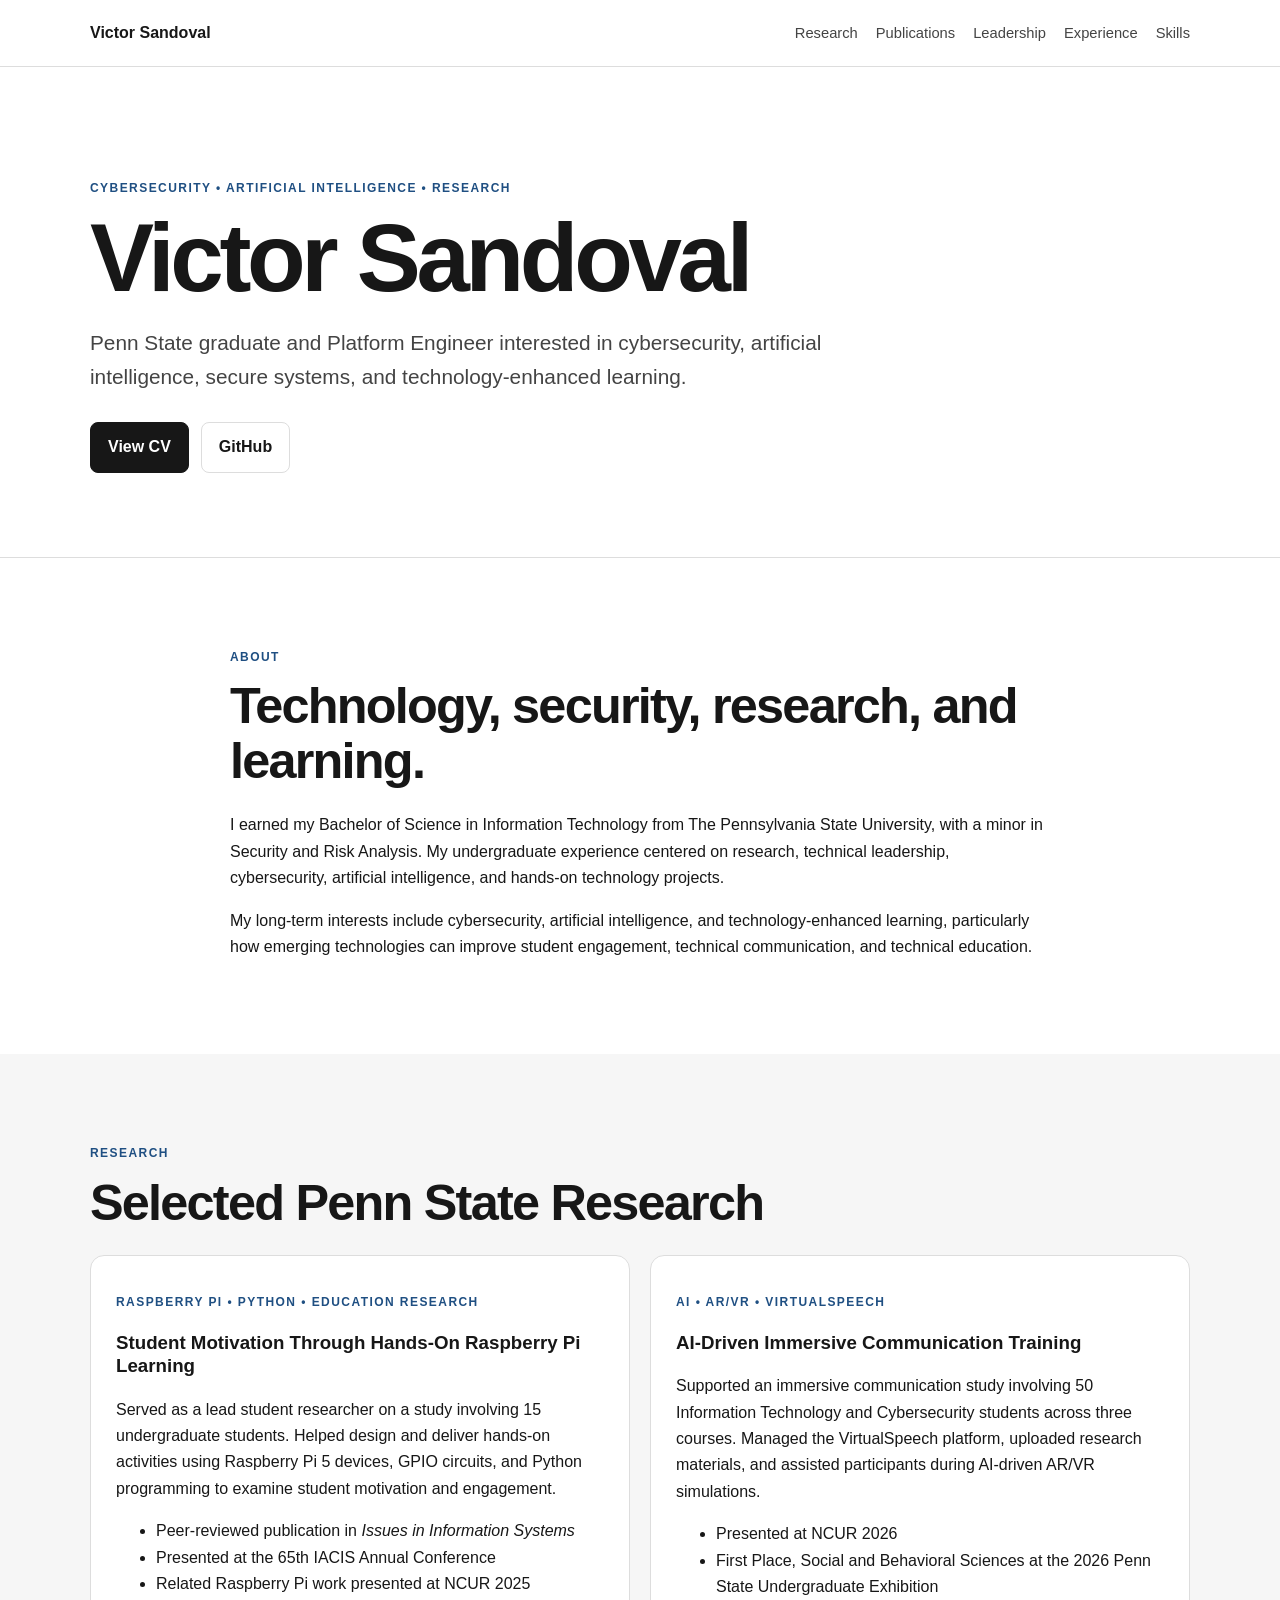
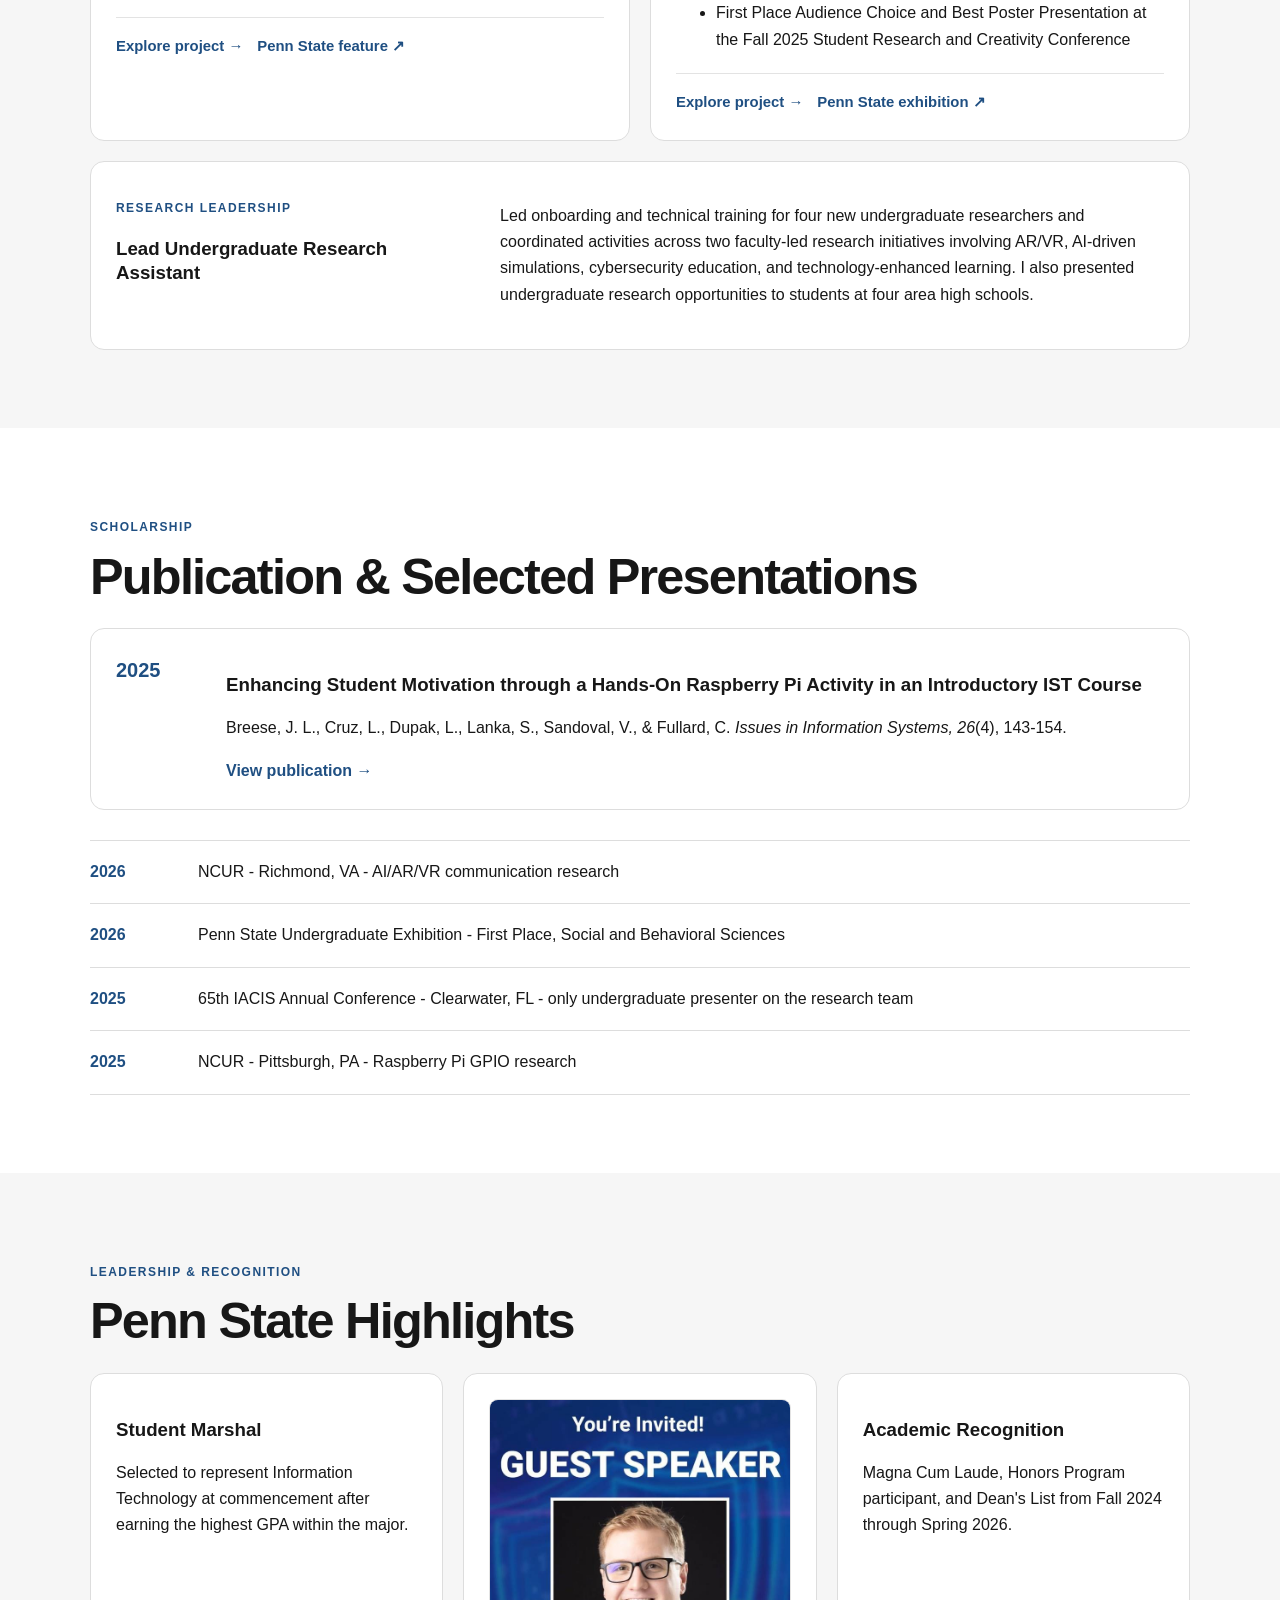
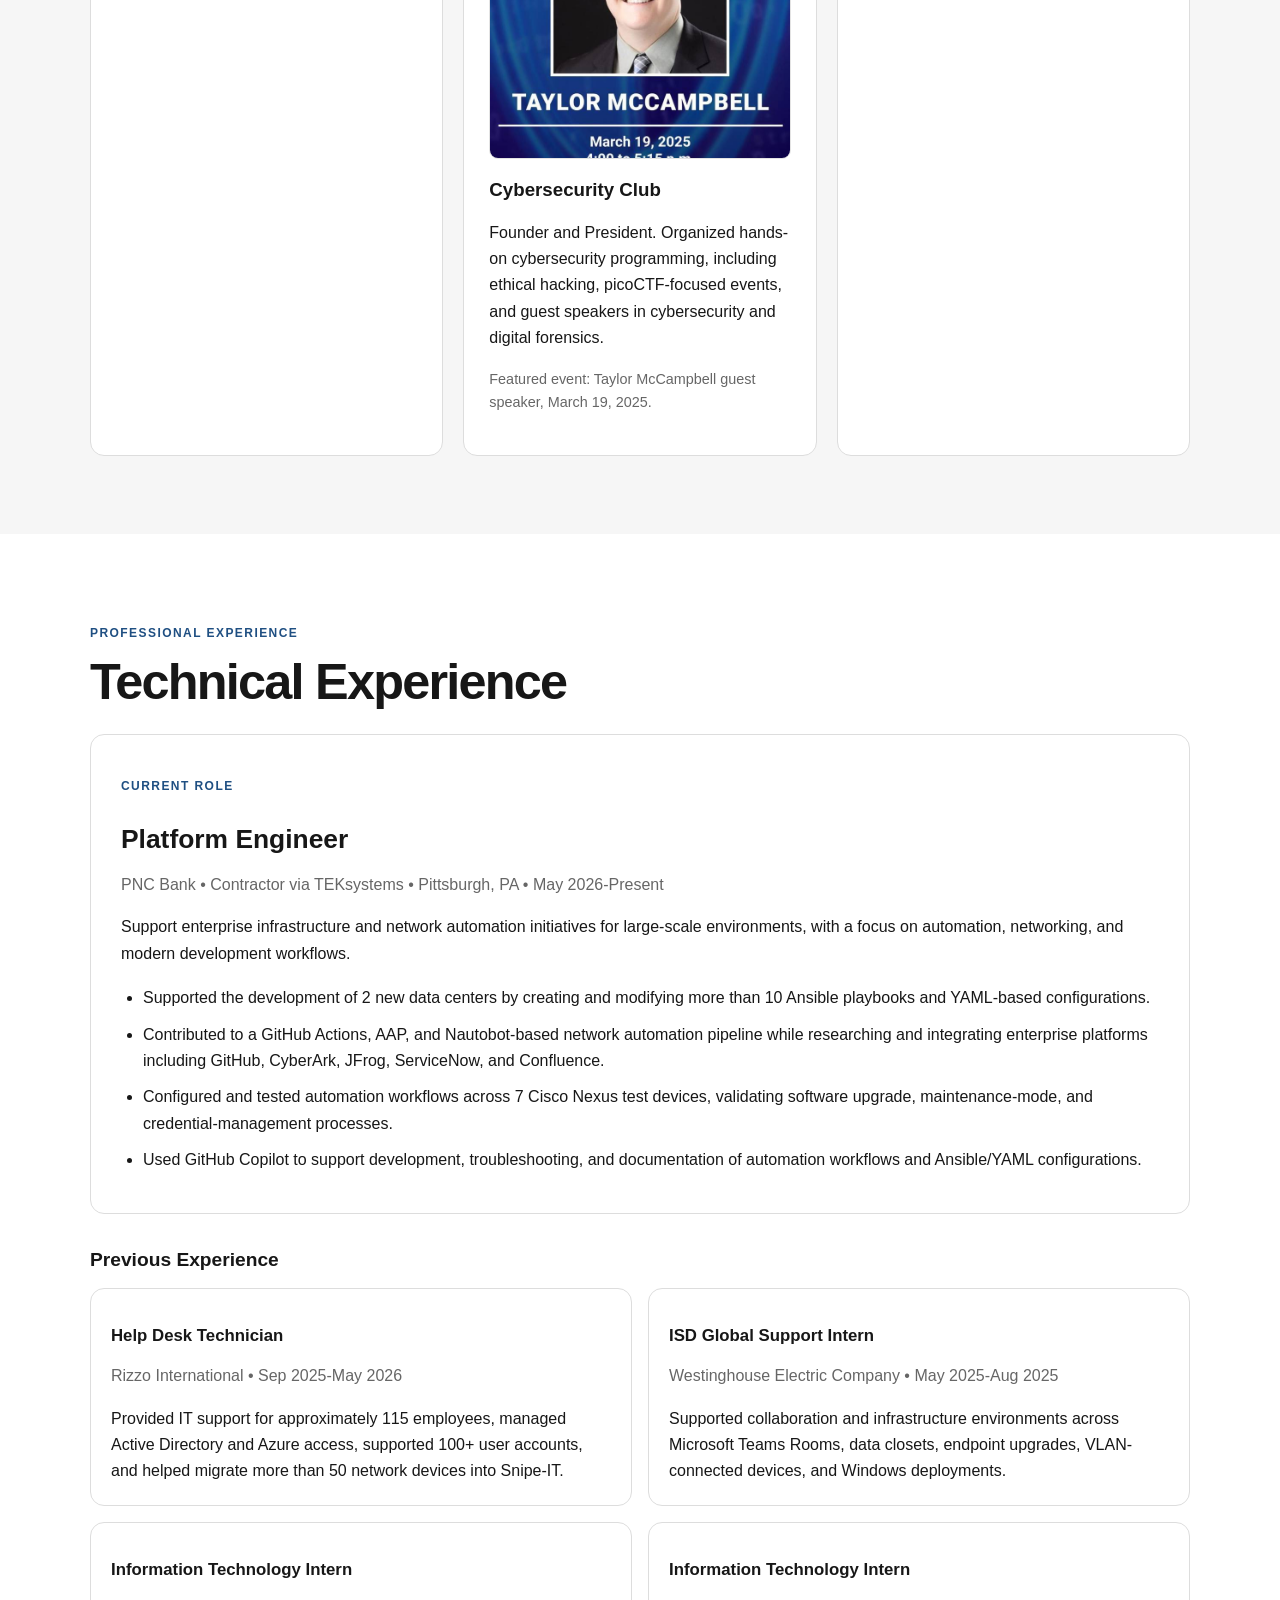
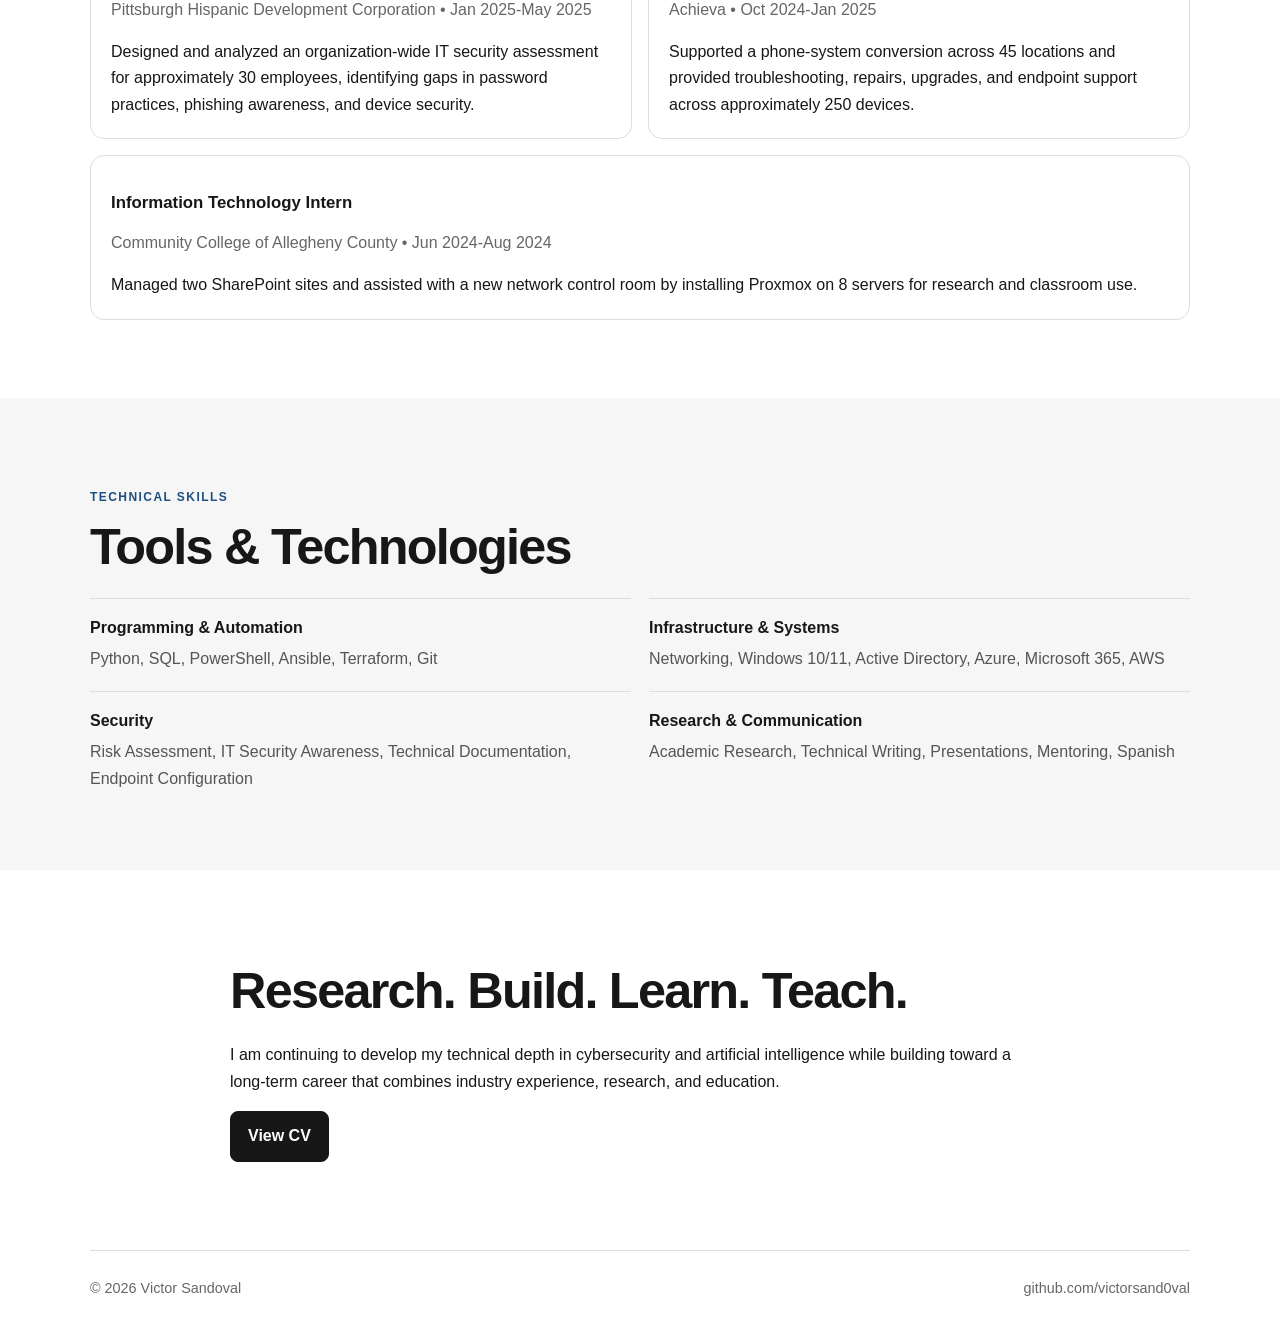
<file: index.html>
<!DOCTYPE html>
<html lang="en">
<head>
  <meta charset="UTF-8" />
  <meta name="viewport" content="width=device-width, initial-scale=1" />
  <meta name="description" content="Victor Sandoval - cybersecurity, artificial intelligence, research, and technology-enhanced learning." />
  <title>Victor Sandoval | Portfolio</title>
  <link rel="stylesheet" href="styles.css" />
</head>
<body>
<header><div class="wrap nav"><a class="brand" href="#top">Victor Sandoval</a><nav><a href="#research">Research</a><a href="#publications">Publications</a><a href="#leadership">Leadership</a><a href="#experience">Experience</a><a href="#skills">Skills</a></nav></div></header>
<main id="top">
<section class="hero"><div class="wrap"><p class="eyebrow">Cybersecurity • Artificial Intelligence • Research</p><h1>Victor Sandoval</h1><p class="lead">Penn State graduate and Platform Engineer interested in cybersecurity, artificial intelligence, secure systems, and technology-enhanced learning.</p><div class="actions"><a class="btn dark" href="cv.html">View CV</a><a class="btn" href="https://github.com/victorsand0val" target="_blank">GitHub</a></div></div></section>
<section><div class="wrap narrow"><p class="kicker">About</p><h2>Technology, security, research, and learning.</h2><p>I earned my Bachelor of Science in Information Technology from The Pennsylvania State University, with a minor in Security and Risk Analysis. My undergraduate experience centered on research, technical leadership, cybersecurity, artificial intelligence, and hands-on technology projects.</p><p>My long-term interests include cybersecurity, artificial intelligence, and technology-enhanced learning, particularly how emerging technologies can improve student engagement, technical communication, and technical education.</p></div></section>
<section id="research" class="alt"><div class="wrap"><p class="kicker">Research</p><h2>Selected Penn State Research</h2><div class="grid two">
<article class="card"><p class="tag">Raspberry Pi • Python • Education Research</p><h3>Student Motivation Through Hands-On Raspberry Pi Learning</h3><p>Served as a lead student researcher on a study involving 15 undergraduate students. Helped design and deliver hands-on activities using Raspberry Pi 5 devices, GPIO circuits, and Python programming to examine student motivation and engagement.</p><ul><li>Peer-reviewed publication in <em>Issues in Information Systems</em></li><li>Presented at the 65th IACIS Annual Conference</li><li>Related Raspberry Pi work presented at NCUR 2025</li></ul><div class="card-actions"><a class="text-link" href="raspberry-pi-research.html">Explore project →</a><a class="text-link" href="https://greaterallegheny.psu.edu/story/22126/2025/12/01/greater-allegheny-undergraduate-presents-research-international-conference" target="_blank">Penn State feature ↗</a></div></article>
<article class="card"><p class="tag">AI • AR/VR • VirtualSpeech</p><h3>AI-Driven Immersive Communication Training</h3><p>Supported an immersive communication study involving 50 Information Technology and Cybersecurity students across three courses. Managed the VirtualSpeech platform, uploaded research materials, and assisted participants during AI-driven AR/VR simulations.</p><ul><li>Presented at NCUR 2026</li><li>First Place, Social and Behavioral Sciences at the 2026 Penn State Undergraduate Exhibition</li><li>First Place Audience Choice and Best Poster Presentation at the Fall 2025 Student Research and Creativity Conference</li></ul><div class="card-actions"><a class="text-link" href="ar-vr-research.html">Explore project →</a><a class="text-link" href="https://urfm.psu.edu/research/undergraduate-exhibition/exhibition/2026/exhibit/enhancing-information-technology-and-1" target="_blank">Penn State exhibition ↗</a></div></article>
</div><article class="feature"><div><p class="tag">Research Leadership</p><h3>Lead Undergraduate Research Assistant</h3></div><p>Led onboarding and technical training for four new undergraduate researchers and coordinated activities across two faculty-led research initiatives involving AR/VR, AI-driven simulations, cybersecurity education, and technology-enhanced learning. I also presented undergraduate research opportunities to students at four area high schools.</p></article></div></section>
<section id="publications"><div class="wrap"><p class="kicker">Scholarship</p><h2>Publication & Selected Presentations</h2><article class="pub"><span>2025</span><div><h3>Enhancing Student Motivation through a Hands-On Raspberry Pi Activity in an Introductory IST Course</h3><p>Breese, J. L., Cruz, L., Dupak, L., Lanka, S., Sandoval, V., & Fullard, C. <em>Issues in Information Systems, 26</em>(4), 143-154.</p><a href="https://doi.org/10.48009/4_iis_2025_113" target="_blank">View publication →</a></div></article><div class="timeline"><div><b>2026</b><span>NCUR - Richmond, VA - AI/AR/VR communication research</span></div><div><b>2026</b><span>Penn State Undergraduate Exhibition - First Place, Social and Behavioral Sciences</span></div><div><b>2025</b><span>65th IACIS Annual Conference - Clearwater, FL - only undergraduate presenter on the research team</span></div><div><b>2025</b><span>NCUR - Pittsburgh, PA - Raspberry Pi GPIO research</span></div></div></div></section>
<section id="leadership" class="alt"><div class="wrap"><p class="kicker">Leadership & Recognition</p><h2>Penn State Highlights</h2><div class="grid three"><article class="card"><h3>Student Marshal</h3><p>Selected to represent Information Technology at commencement after earning the highest GPA within the major.</p></article><article class="card leadership-feature"><img class="leadership-image" src="assets/images/cyber-club-speaker-web.jpg" alt="Cybersecurity Club guest speaker event poster" onerror="this.style.display='none'"><h3>Cybersecurity Club</h3><p>Founder and President. Organized hands-on cybersecurity programming, including ethical hacking, picoCTF-focused events, and guest speakers in cybersecurity and digital forensics.</p><p class="muted small-copy">Featured event: Taylor McCampbell guest speaker, March 19, 2025.</p></article><article class="card"><h3>Academic Recognition</h3><p>Magna Cum Laude, Honors Program participant, and Dean's List from Fall 2024 through Spring 2026.</p></article></div></div></section>
<section id="experience"><div class="wrap"><p class="kicker">Professional Experience</p><h2>Technical Experience</h2>

<article class="experience-main">
  <div class="experience-heading">
    <div>
      <p class="tag">Current Role</p>
      <h3>Platform Engineer</h3>
      <p class="muted">PNC Bank • Contractor via TEKsystems • Pittsburgh, PA • May 2026-Present</p>
    </div>
  </div>
  <p>Support enterprise infrastructure and network automation initiatives for large-scale environments, with a focus on automation, networking, and modern development workflows.</p>
  <ul>
    <li>Supported the development of 2 new data centers by creating and modifying more than 10 Ansible playbooks and YAML-based configurations.</li>
    <li>Contributed to a GitHub Actions, AAP, and Nautobot-based network automation pipeline while researching and integrating enterprise platforms including GitHub, CyberArk, JFrog, ServiceNow, and Confluence.</li>
    <li>Configured and tested automation workflows across 7 Cisco Nexus test devices, validating software upgrade, maintenance-mode, and credential-management processes.</li>
    <li>Used GitHub Copilot to support development, troubleshooting, and documentation of automation workflows and Ansible/YAML configurations.</li>
  </ul>
</article>

<h3 class="previous-title">Previous Experience</h3>
<div class="experience-grid">
  <article class="experience-small">
    <h3>Help Desk Technician</h3>
    <p class="muted">Rizzo International • Sep 2025-May 2026</p>
    <p>Provided IT support for approximately 115 employees, managed Active Directory and Azure access, supported 100+ user accounts, and helped migrate more than 50 network devices into Snipe-IT.</p>
  </article>

  <article class="experience-small">
    <h3>ISD Global Support Intern</h3>
    <p class="muted">Westinghouse Electric Company • May 2025-Aug 2025</p>
    <p>Supported collaboration and infrastructure environments across Microsoft Teams Rooms, data closets, endpoint upgrades, VLAN-connected devices, and Windows deployments.</p>
  </article>

  <article class="experience-small">
    <h3>Information Technology Intern</h3>
    <p class="muted">Pittsburgh Hispanic Development Corporation • Jan 2025-May 2025</p>
    <p>Designed and analyzed an organization-wide IT security assessment for approximately 30 employees, identifying gaps in password practices, phishing awareness, and device security.</p>
  </article>

  <article class="experience-small">
    <h3>Information Technology Intern</h3>
    <p class="muted">Achieva • Oct 2024-Jan 2025</p>
    <p>Supported a phone-system conversion across 45 locations and provided troubleshooting, repairs, upgrades, and endpoint support across approximately 250 devices.</p>
  </article>

  <article class="experience-small">
    <h3>Information Technology Intern</h3>
    <p class="muted">Community College of Allegheny County • Jun 2024-Aug 2024</p>
    <p>Managed two SharePoint sites and assisted with a new network control room by installing Proxmox on 8 servers for research and classroom use.</p>
  </article>
</div>
</div></section>
<section id="skills" class="alt"><div class="wrap"><p class="kicker">Technical Skills</p><h2>Tools & Technologies</h2><div class="skills"><div><strong>Programming & Automation</strong><span>Python, SQL, PowerShell, Ansible, Terraform, Git</span></div><div><strong>Infrastructure & Systems</strong><span>Networking, Windows 10/11, Active Directory, Azure, Microsoft 365, AWS</span></div><div><strong>Security</strong><span>Risk Assessment, IT Security Awareness, Technical Documentation, Endpoint Configuration</span></div><div><strong>Research & Communication</strong><span>Academic Research, Technical Writing, Presentations, Mentoring, Spanish</span></div></div></div></section>
<section class="closing"><div class="wrap narrow"><h2>Research. Build. Learn. Teach.</h2><p>I am continuing to develop my technical depth in cybersecurity and artificial intelligence while building toward a long-term career that combines industry experience, research, and education.</p><a class="btn dark" href="cv.html">View CV</a></div></section>
</main><footer><div class="wrap foot"><span>© 2026 Victor Sandoval</span><a href="https://github.com/victorsand0val" target="_blank">github.com/victorsand0val</a></div></footer>
</body></html>
</file>
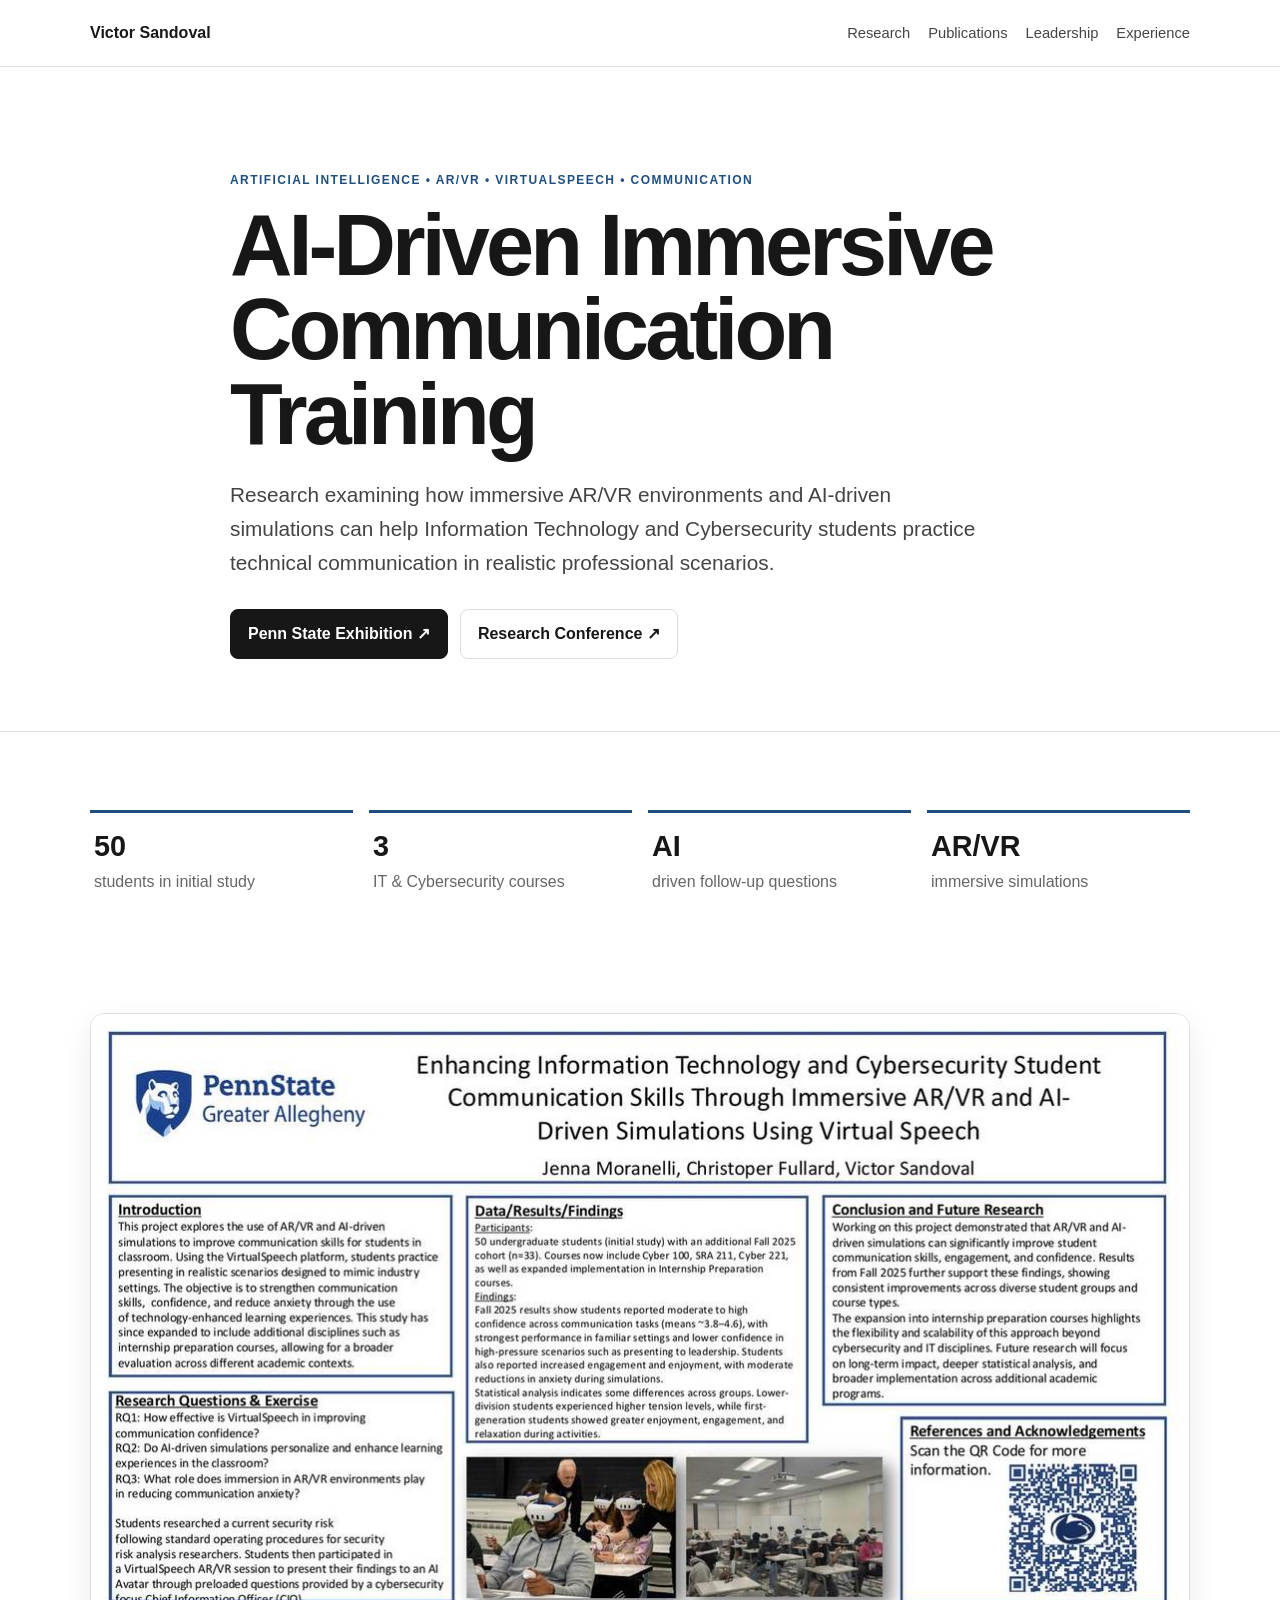
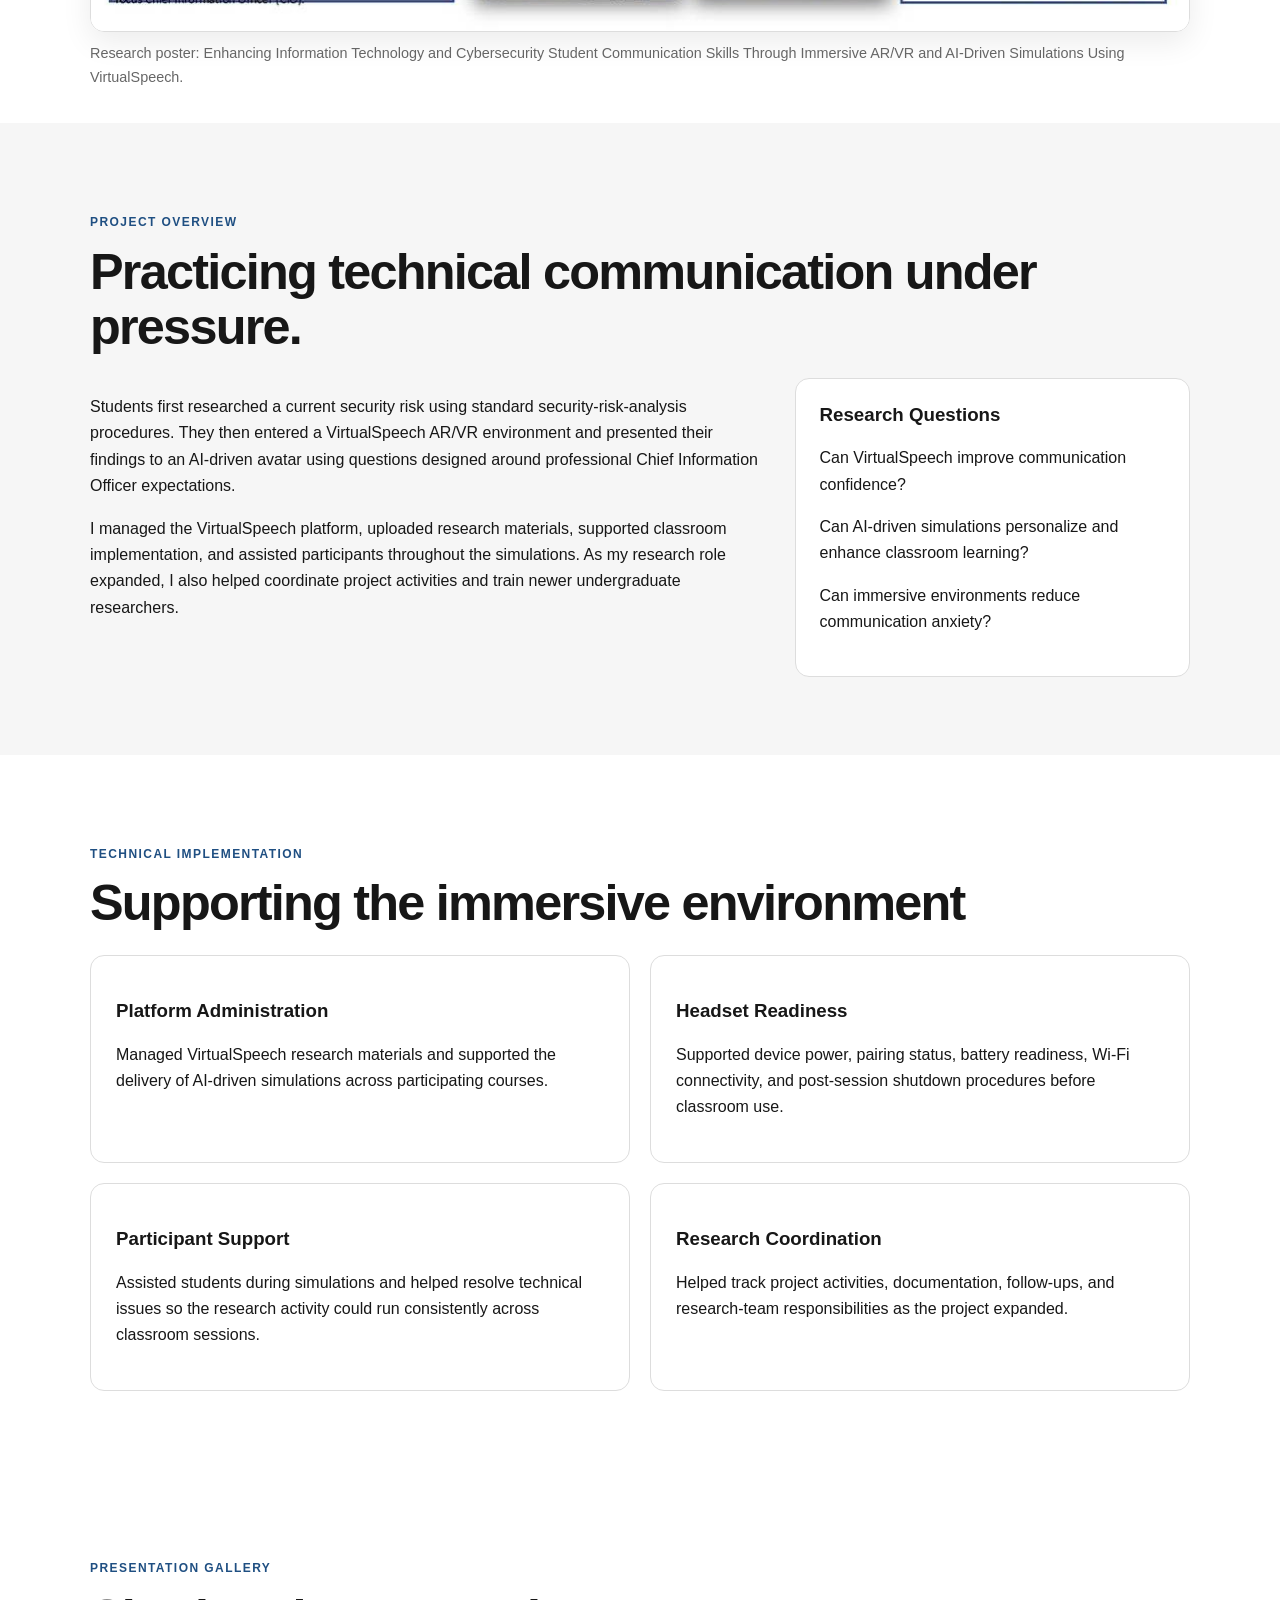
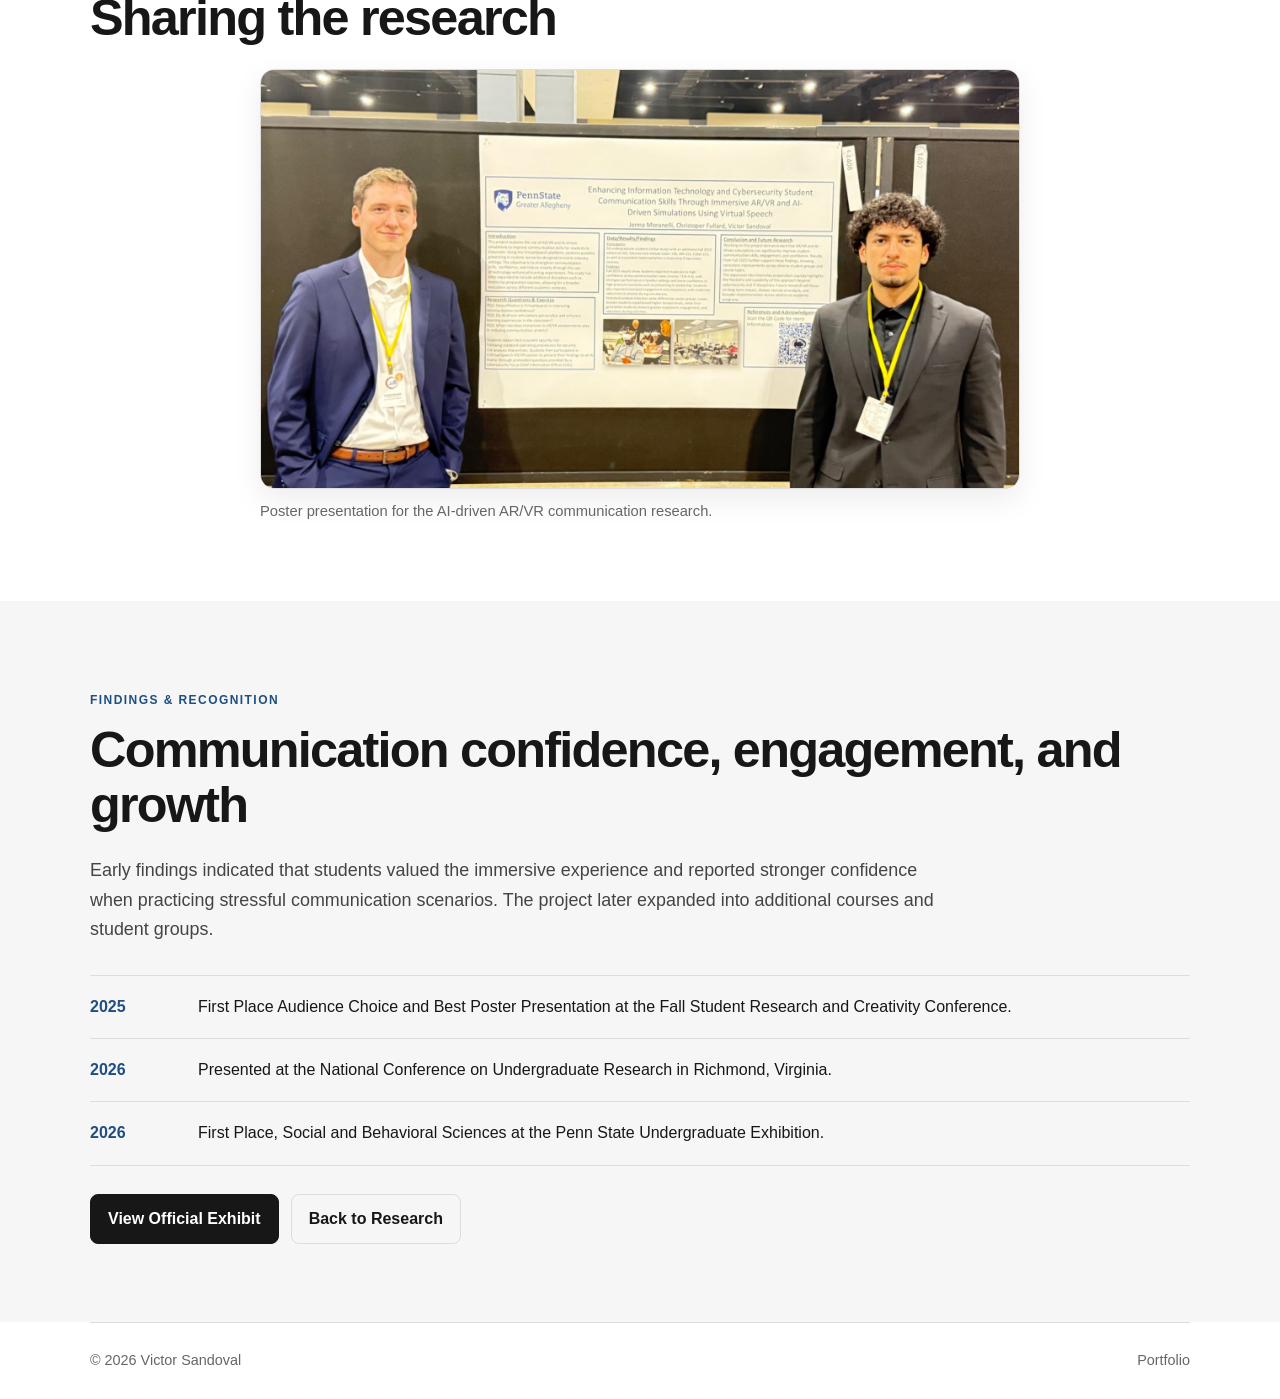
<file: ar-vr-research.html>
<!DOCTYPE html>
<html lang="en">
<head>
  <meta charset="UTF-8" />
  <meta name="viewport" content="width=device-width, initial-scale=1" />
  <meta name="description" content="Victor Sandoval AI and AR/VR communication research project." />
  <title>AI & AR/VR Research | Victor Sandoval</title>
  <link rel="stylesheet" href="styles.css" />
</head>
<body>
<header><div class="wrap nav"><a class="brand" href="index.html">Victor Sandoval</a><nav><a href="index.html#research">Research</a><a href="index.html#publications">Publications</a><a href="index.html#leadership">Leadership</a><a href="index.html#experience">Experience</a></nav></div></header>
<main>
<section class="project-hero"><div class="wrap narrow"><p class="eyebrow">Artificial Intelligence • AR/VR • VirtualSpeech • Communication</p><h1 class="project-title">AI-Driven Immersive Communication Training</h1><p class="lead">Research examining how immersive AR/VR environments and AI-driven simulations can help Information Technology and Cybersecurity students practice technical communication in realistic professional scenarios.</p><div class="actions"><a class="btn dark" href="https://urfm.psu.edu/research/undergraduate-exhibition/exhibition/2026/exhibit/enhancing-information-technology-and-1" target="_blank">Penn State Exhibition ↗</a><a class="btn" href="https://greaterallegheny.psu.edu/academics/research/conference" target="_blank">Research Conference ↗</a></div></div></section>

<section><div class="wrap"><div class="project-facts"><div><strong>50</strong><span>students in initial study</span></div><div><strong>3</strong><span>IT & Cybersecurity courses</span></div><div><strong>AI</strong><span>driven follow-up questions</span></div><div><strong>AR/VR</strong><span>immersive simulations</span></div></div></div></section>

<section class="project-visual-wrap"><div class="wrap"><figure class="project-visual"><img src="assets/research/arvr-poster-web.jpg" alt="AI-driven AR/VR communication research poster" onerror="this.closest('.project-visual-wrap').style.display='none'"><figcaption>Research poster: Enhancing Information Technology and Cybersecurity Student Communication Skills Through Immersive AR/VR and AI-Driven Simulations Using VirtualSpeech.</figcaption></figure></div></section>
<section class="alt"><div class="wrap"><p class="kicker">Project Overview</p><h2>Practicing technical communication under pressure.</h2><div class="project-columns"><div><p>Students first researched a current security risk using standard security-risk-analysis procedures. They then entered a VirtualSpeech AR/VR environment and presented their findings to an AI-driven avatar using questions designed around professional Chief Information Officer expectations.</p><p>I managed the VirtualSpeech platform, uploaded research materials, supported classroom implementation, and assisted participants throughout the simulations. As my research role expanded, I also helped coordinate project activities and train newer undergraduate researchers.</p></div><div class="callout"><h3>Research Questions</h3><p>Can VirtualSpeech improve communication confidence?</p><p>Can AI-driven simulations personalize and enhance classroom learning?</p><p>Can immersive environments reduce communication anxiety?</p></div></div></div></section>

<section><div class="wrap"><p class="kicker">Technical Implementation</p><h2>Supporting the immersive environment</h2><div class="grid two"><article class="card"><h3>Platform Administration</h3><p>Managed VirtualSpeech research materials and supported the delivery of AI-driven simulations across participating courses.</p></article><article class="card"><h3>Headset Readiness</h3><p>Supported device power, pairing status, battery readiness, Wi-Fi connectivity, and post-session shutdown procedures before classroom use.</p></article><article class="card"><h3>Participant Support</h3><p>Assisted students during simulations and helped resolve technical issues so the research activity could run consistently across classroom sessions.</p></article><article class="card"><h3>Research Coordination</h3><p>Helped track project activities, documentation, follow-ups, and research-team responsibilities as the project expanded.</p></article></div></div></section>

<section><div class="wrap"><p class="kicker">Presentation Gallery</p><h2>Sharing the research</h2><div class="media-gallery single">
<figure><img src="assets/research/arvr-conference-presentation.jpg" alt="AR VR and AI communication research poster presentation" onerror="this.closest('figure').style.display='none'"><figcaption>Poster presentation for the AI-driven AR/VR communication research.</figcaption></figure>
</div></div></section>
<section class="alt"><div class="wrap"><p class="kicker">Findings & Recognition</p><h2>Communication confidence, engagement, and growth</h2><p class="lead-small">Early findings indicated that students valued the immersive experience and reported stronger confidence when practicing stressful communication scenarios. The project later expanded into additional courses and student groups.</p><div class="timeline"><div><b>2025</b><span>First Place Audience Choice and Best Poster Presentation at the Fall Student Research and Creativity Conference.</span></div><div><b>2026</b><span>Presented at the National Conference on Undergraduate Research in Richmond, Virginia.</span></div><div><b>2026</b><span>First Place, Social and Behavioral Sciences at the Penn State Undergraduate Exhibition.</span></div></div><div class="actions"><a class="btn dark" href="https://urfm.psu.edu/research/undergraduate-exhibition/exhibition/2026/exhibit/enhancing-information-technology-and-1" target="_blank">View Official Exhibit</a><a class="btn" href="index.html#research">Back to Research</a></div></div></section>
</main>
<footer><div class="wrap foot"><span>© 2026 Victor Sandoval</span><a href="index.html">Portfolio</a></div></footer>
</body></html>
</file>
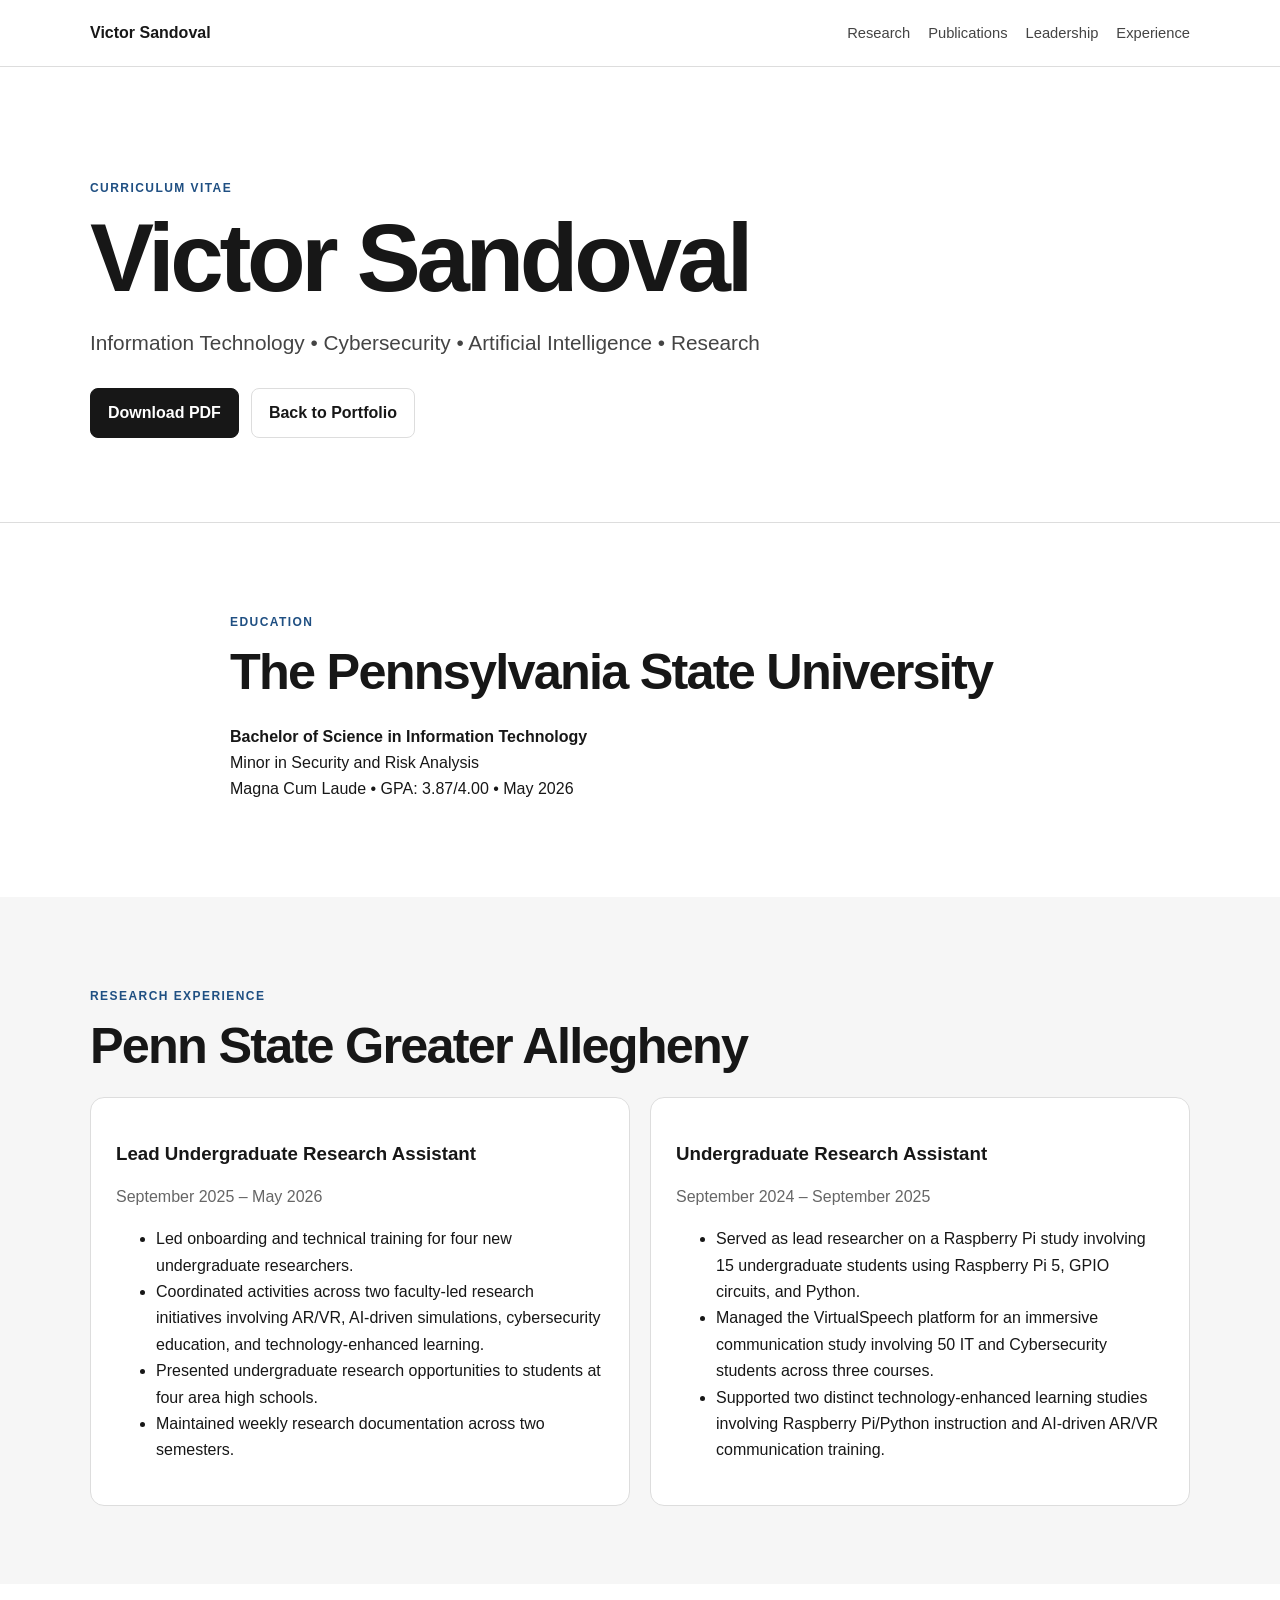
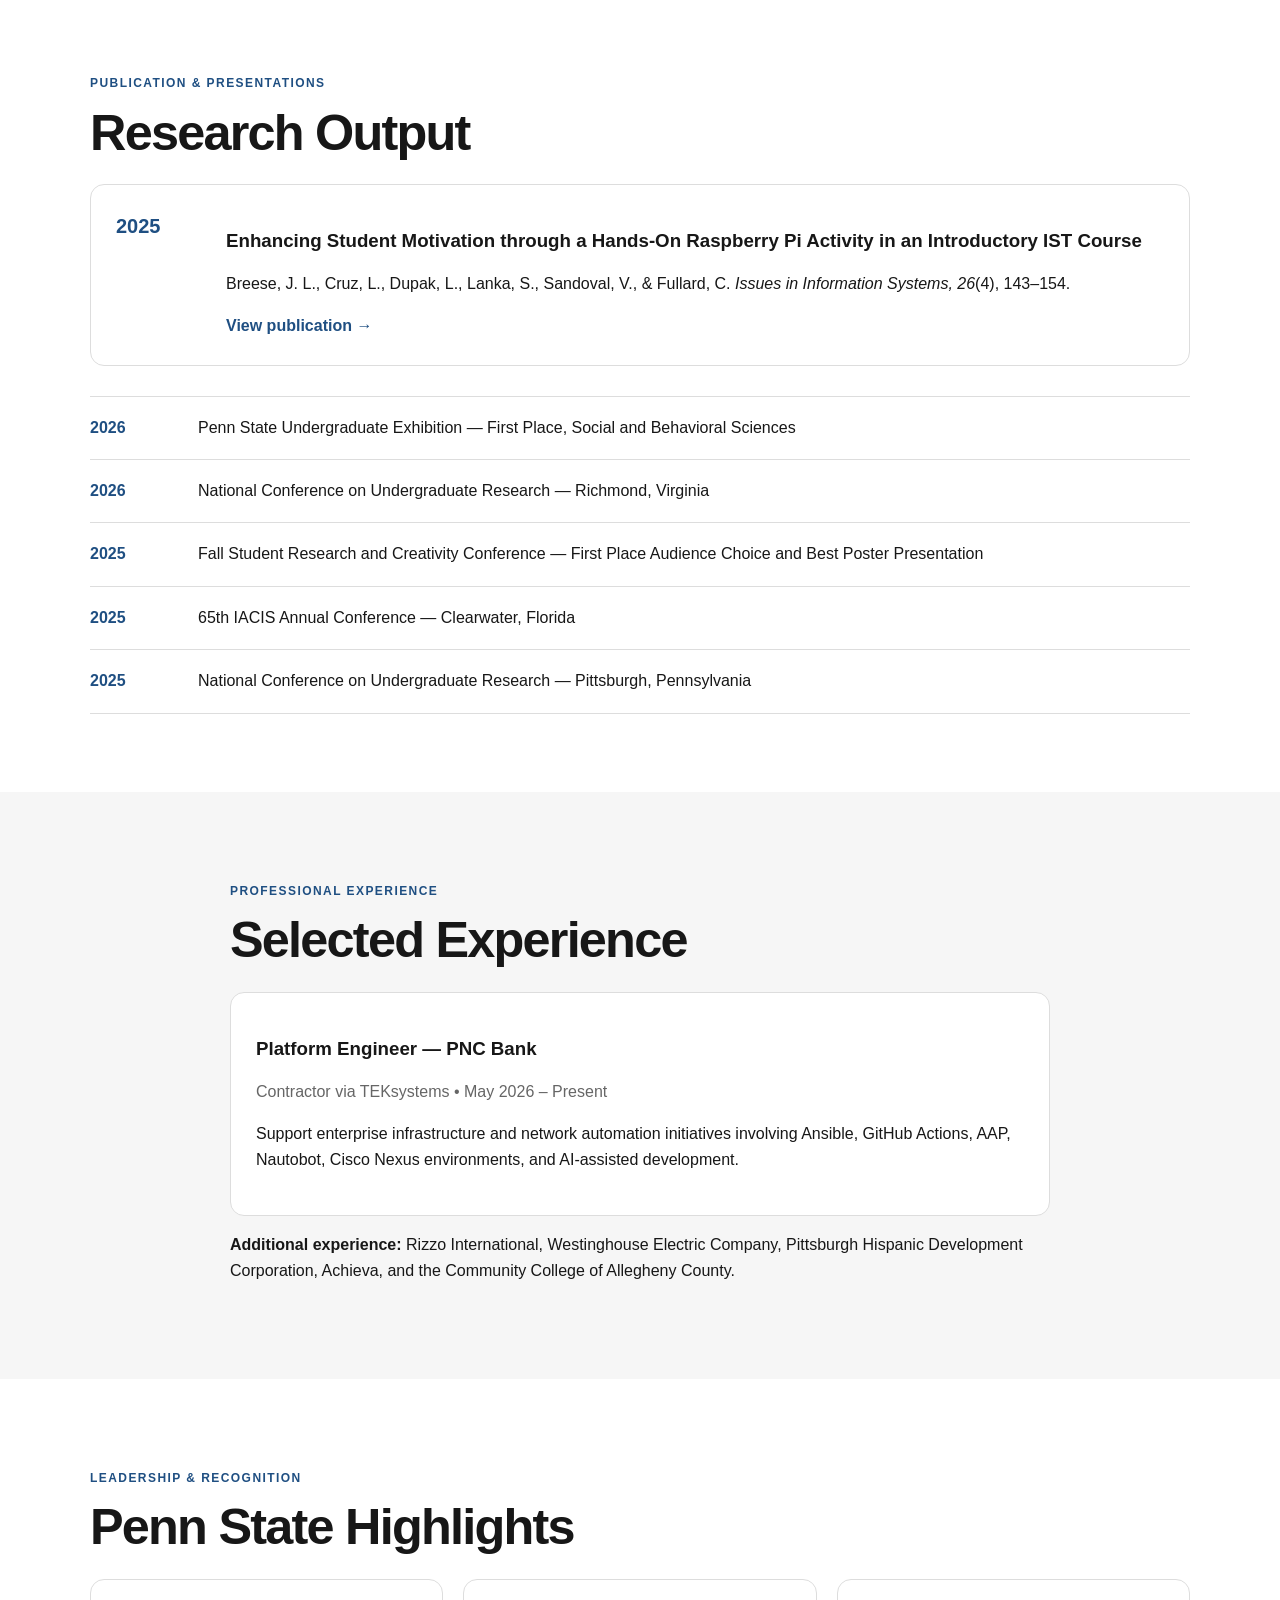
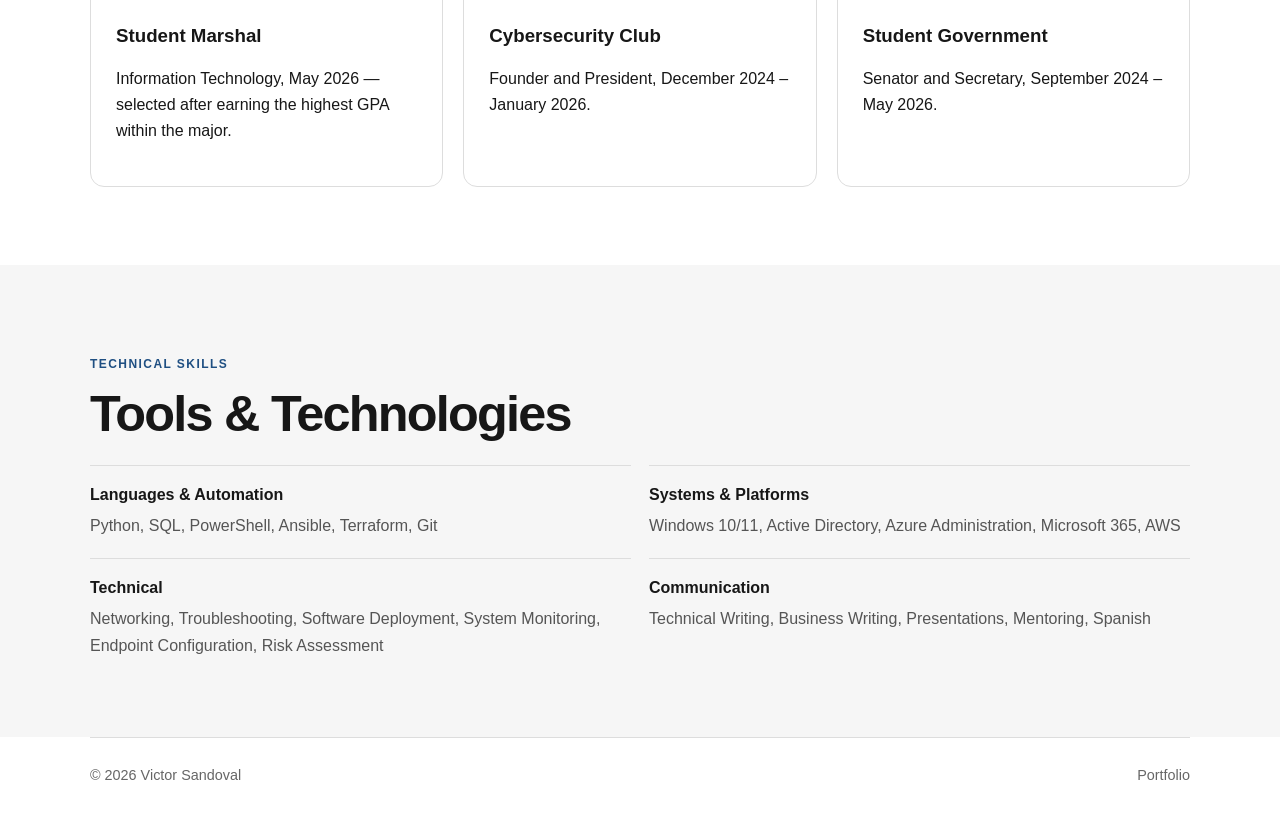
<file: cv.html>
<!DOCTYPE html>
<html lang="en">
<head>
  <meta charset="UTF-8" />
  <meta name="viewport" content="width=device-width, initial-scale=1" />
  <meta name="description" content="Victor Sandoval curriculum vitae." />
  <title>Victor Sandoval | CV</title>
  <link rel="stylesheet" href="styles.css" />
</head>
<body>
<header><div class="wrap nav"><a class="brand" href="index.html">Victor Sandoval</a><nav><a href="index.html#research">Research</a><a href="index.html#publications">Publications</a><a href="index.html#leadership">Leadership</a><a href="index.html#experience">Experience</a></nav></div></header>
<main>
<section class="hero"><div class="wrap"><p class="eyebrow">Curriculum Vitae</p><h1>Victor Sandoval</h1><p class="lead">Information Technology • Cybersecurity • Artificial Intelligence • Research</p><div class="actions"><a class="btn dark" href="assets/Victor_Sandoval_Curriculum_Vitae.pdf" target="_blank">Download PDF</a><a class="btn" href="index.html">Back to Portfolio</a></div></div></section>

<section><div class="wrap narrow"><p class="kicker">Education</p><h2>The Pennsylvania State University</h2><p><strong>Bachelor of Science in Information Technology</strong><br>Minor in Security and Risk Analysis<br>Magna Cum Laude • GPA: 3.87/4.00 • May 2026</p></div></section>

<section class="alt"><div class="wrap"><p class="kicker">Research Experience</p><h2>Penn State Greater Allegheny</h2><div class="grid two">
<article class="card"><h3>Lead Undergraduate Research Assistant</h3><p class="muted">September 2025 – May 2026</p><ul><li>Led onboarding and technical training for four new undergraduate researchers.</li><li>Coordinated activities across two faculty-led research initiatives involving AR/VR, AI-driven simulations, cybersecurity education, and technology-enhanced learning.</li><li>Presented undergraduate research opportunities to students at four area high schools.</li><li>Maintained weekly research documentation across two semesters.</li></ul></article>
<article class="card"><h3>Undergraduate Research Assistant</h3><p class="muted">September 2024 – September 2025</p><ul><li>Served as lead researcher on a Raspberry Pi study involving 15 undergraduate students using Raspberry Pi 5, GPIO circuits, and Python.</li><li>Managed the VirtualSpeech platform for an immersive communication study involving 50 IT and Cybersecurity students across three courses.</li><li>Supported two distinct technology-enhanced learning studies involving Raspberry Pi/Python instruction and AI-driven AR/VR communication training.</li></ul></article>
</div></div></section>

<section><div class="wrap"><p class="kicker">Publication & Presentations</p><h2>Research Output</h2><article class="pub"><span>2025</span><div><h3>Enhancing Student Motivation through a Hands-On Raspberry Pi Activity in an Introductory IST Course</h3><p>Breese, J. L., Cruz, L., Dupak, L., Lanka, S., Sandoval, V., & Fullard, C. <em>Issues in Information Systems, 26</em>(4), 143–154.</p><a href="https://doi.org/10.48009/4_iis_2025_113" target="_blank">View publication →</a></div></article><div class="timeline"><div><b>2026</b><span>Penn State Undergraduate Exhibition — First Place, Social and Behavioral Sciences</span></div><div><b>2026</b><span>National Conference on Undergraduate Research — Richmond, Virginia</span></div><div><b>2025</b><span>Fall Student Research and Creativity Conference — First Place Audience Choice and Best Poster Presentation</span></div><div><b>2025</b><span>65th IACIS Annual Conference — Clearwater, Florida</span></div><div><b>2025</b><span>National Conference on Undergraduate Research — Pittsburgh, Pennsylvania</span></div></div></div></section>

<section class="alt"><div class="wrap narrow"><p class="kicker">Professional Experience</p><h2>Selected Experience</h2><article class="experience"><h3>Platform Engineer — PNC Bank</h3><p class="muted">Contractor via TEKsystems • May 2026 – Present</p><p>Support enterprise infrastructure and network automation initiatives involving Ansible, GitHub Actions, AAP, Nautobot, Cisco Nexus environments, and AI-assisted development.</p></article><p><strong>Additional experience:</strong> Rizzo International, Westinghouse Electric Company, Pittsburgh Hispanic Development Corporation, Achieva, and the Community College of Allegheny County.</p></div></section>

<section><div class="wrap"><p class="kicker">Leadership & Recognition</p><h2>Penn State Highlights</h2><div class="grid three"><article class="card"><h3>Student Marshal</h3><p>Information Technology, May 2026 — selected after earning the highest GPA within the major.</p></article><article class="card"><h3>Cybersecurity Club</h3><p>Founder and President, December 2024 – January 2026.</p></article><article class="card"><h3>Student Government</h3><p>Senator and Secretary, September 2024 – May 2026.</p></article></div></div></section>

<section class="alt"><div class="wrap"><p class="kicker">Technical Skills</p><h2>Tools & Technologies</h2><div class="skills"><div><strong>Languages & Automation</strong><span>Python, SQL, PowerShell, Ansible, Terraform, Git</span></div><div><strong>Systems & Platforms</strong><span>Windows 10/11, Active Directory, Azure Administration, Microsoft 365, AWS</span></div><div><strong>Technical</strong><span>Networking, Troubleshooting, Software Deployment, System Monitoring, Endpoint Configuration, Risk Assessment</span></div><div><strong>Communication</strong><span>Technical Writing, Business Writing, Presentations, Mentoring, Spanish</span></div></div></div></section>
</main>
<footer><div class="wrap foot"><span>© 2026 Victor Sandoval</span><a href="index.html">Portfolio</a></div></footer>
</body></html>
</file>
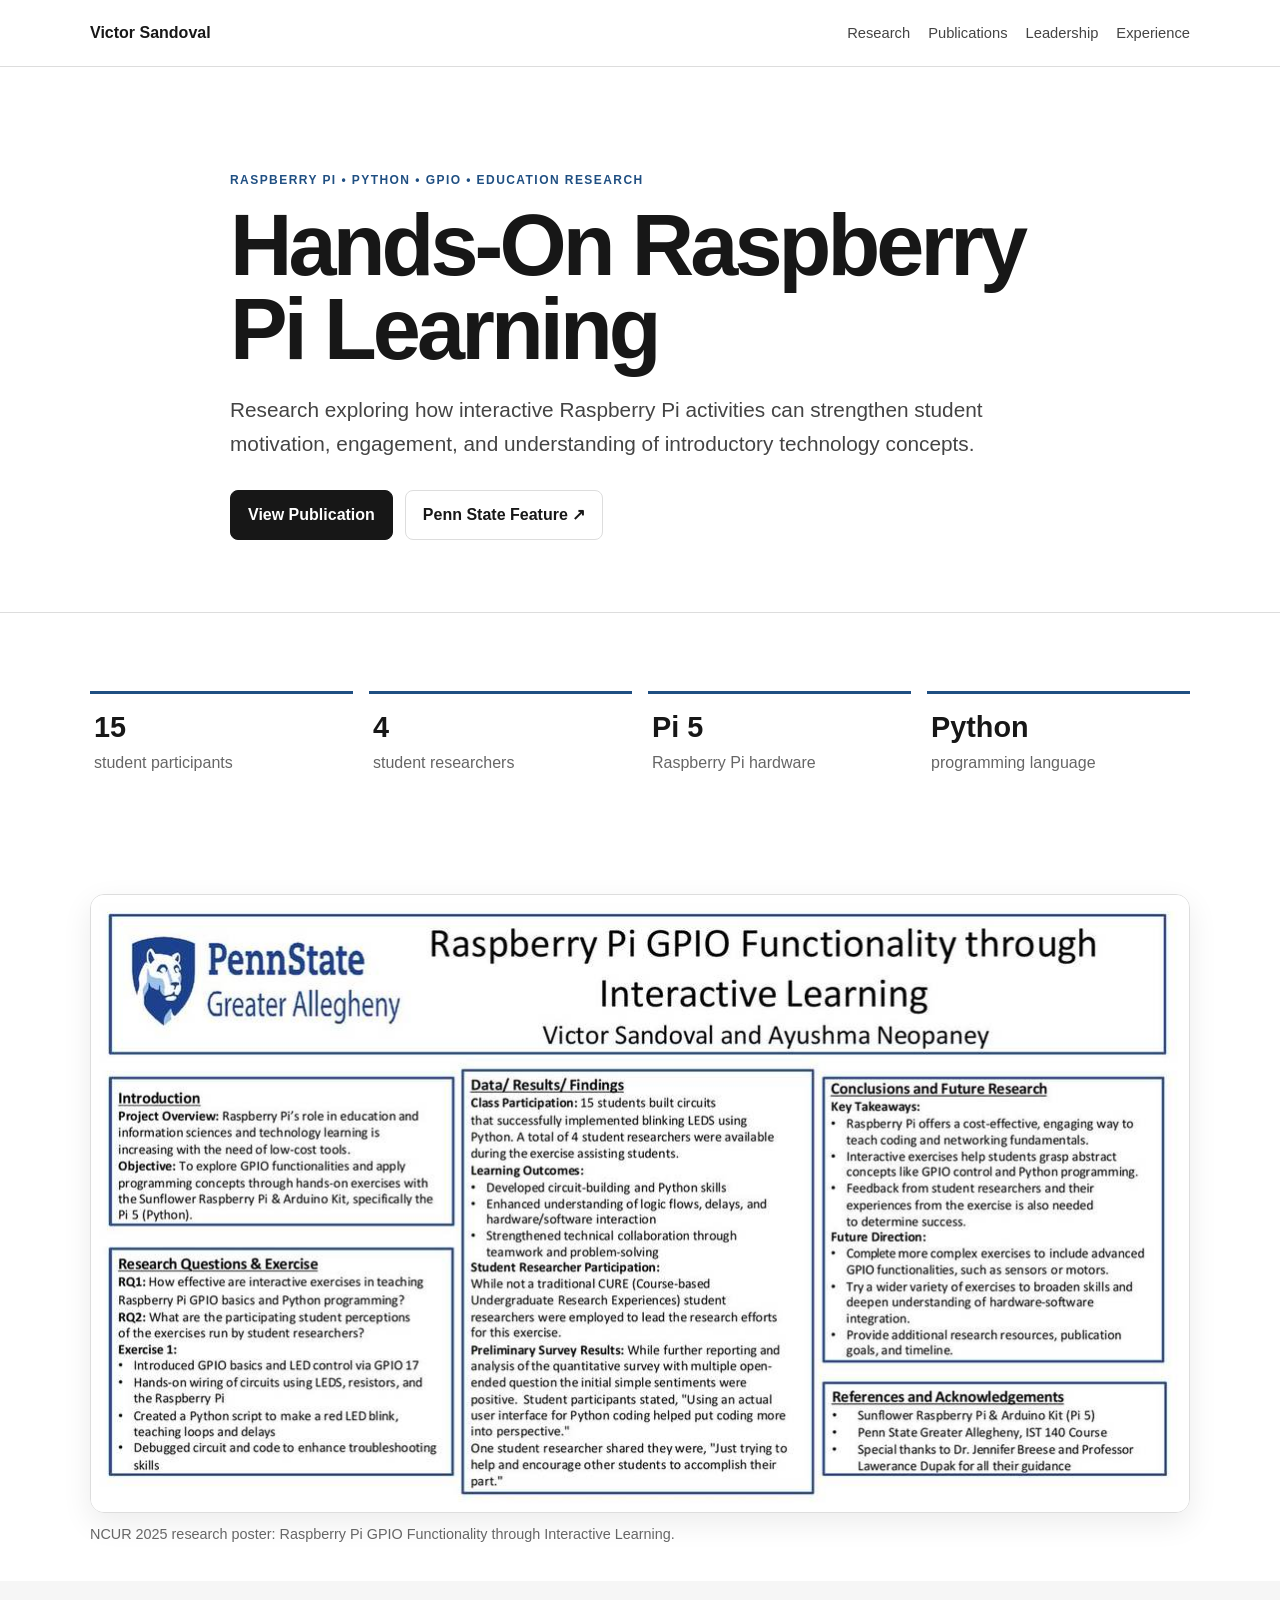
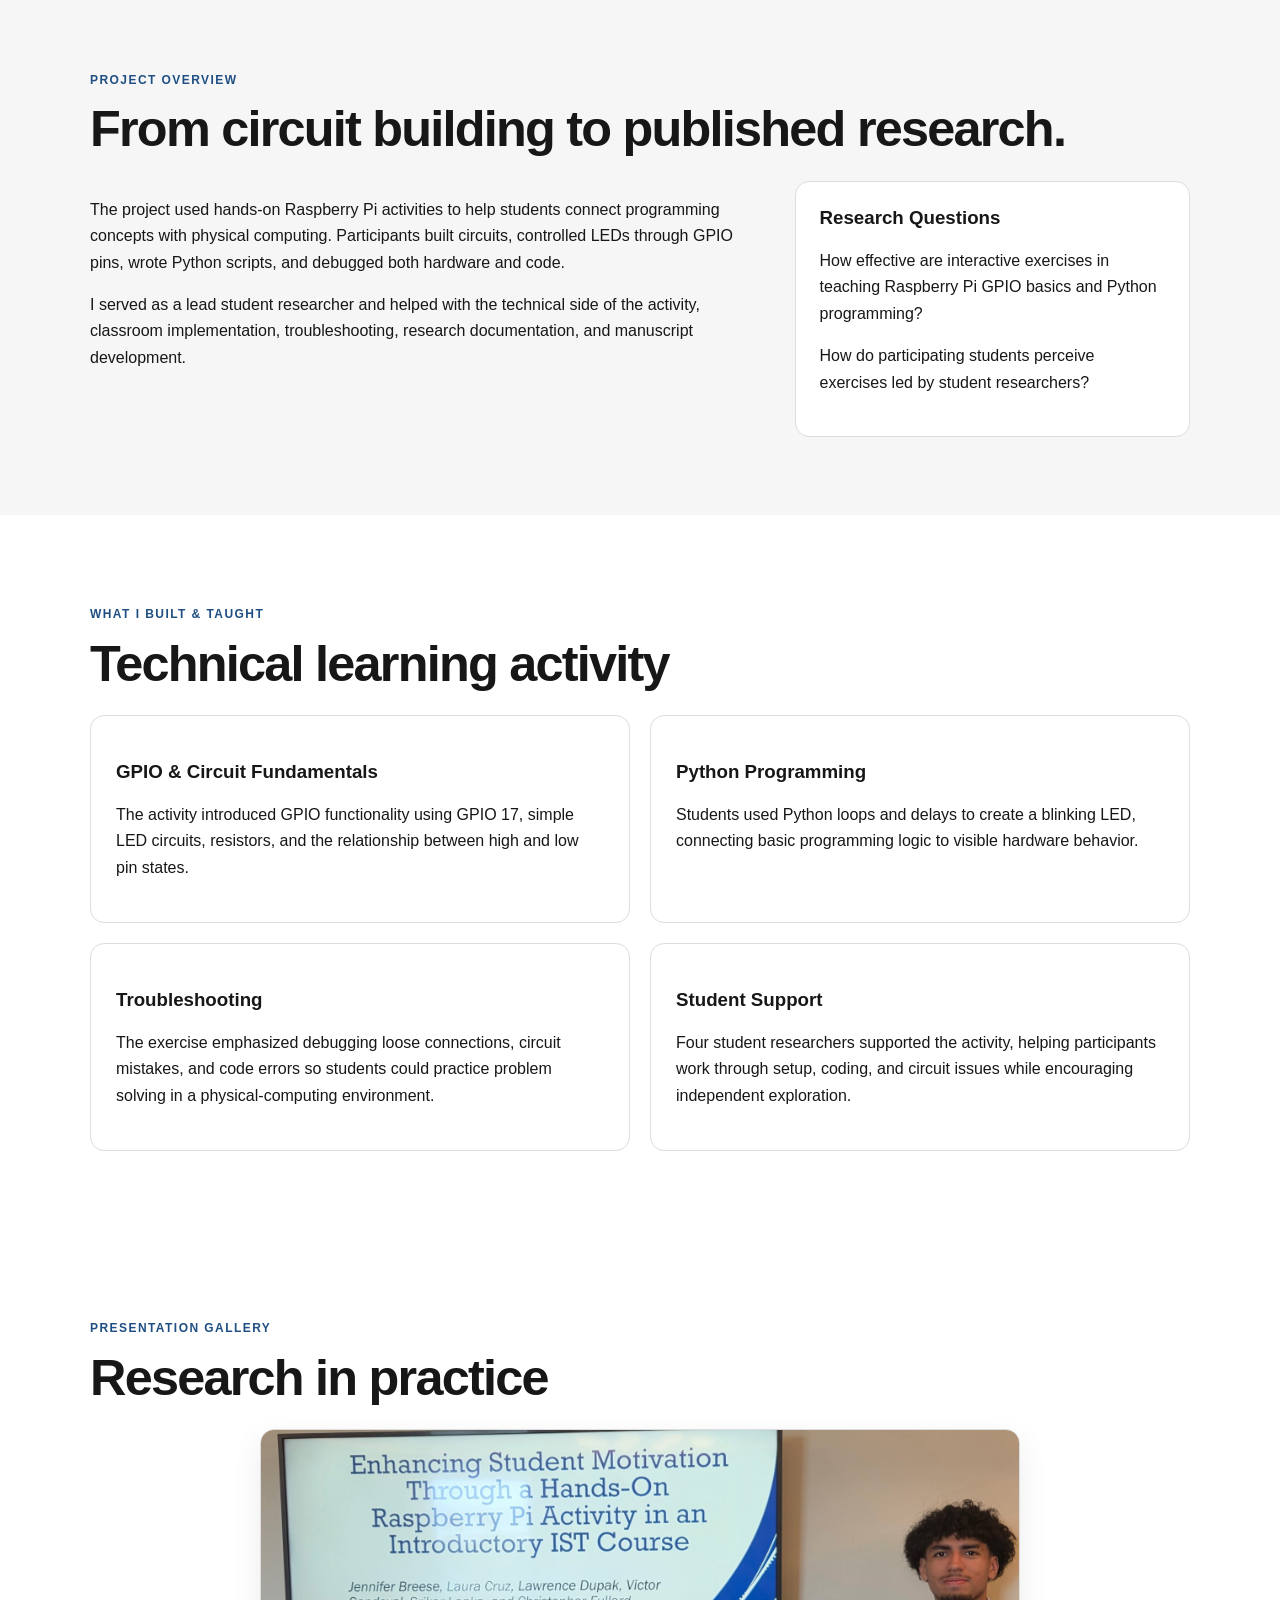
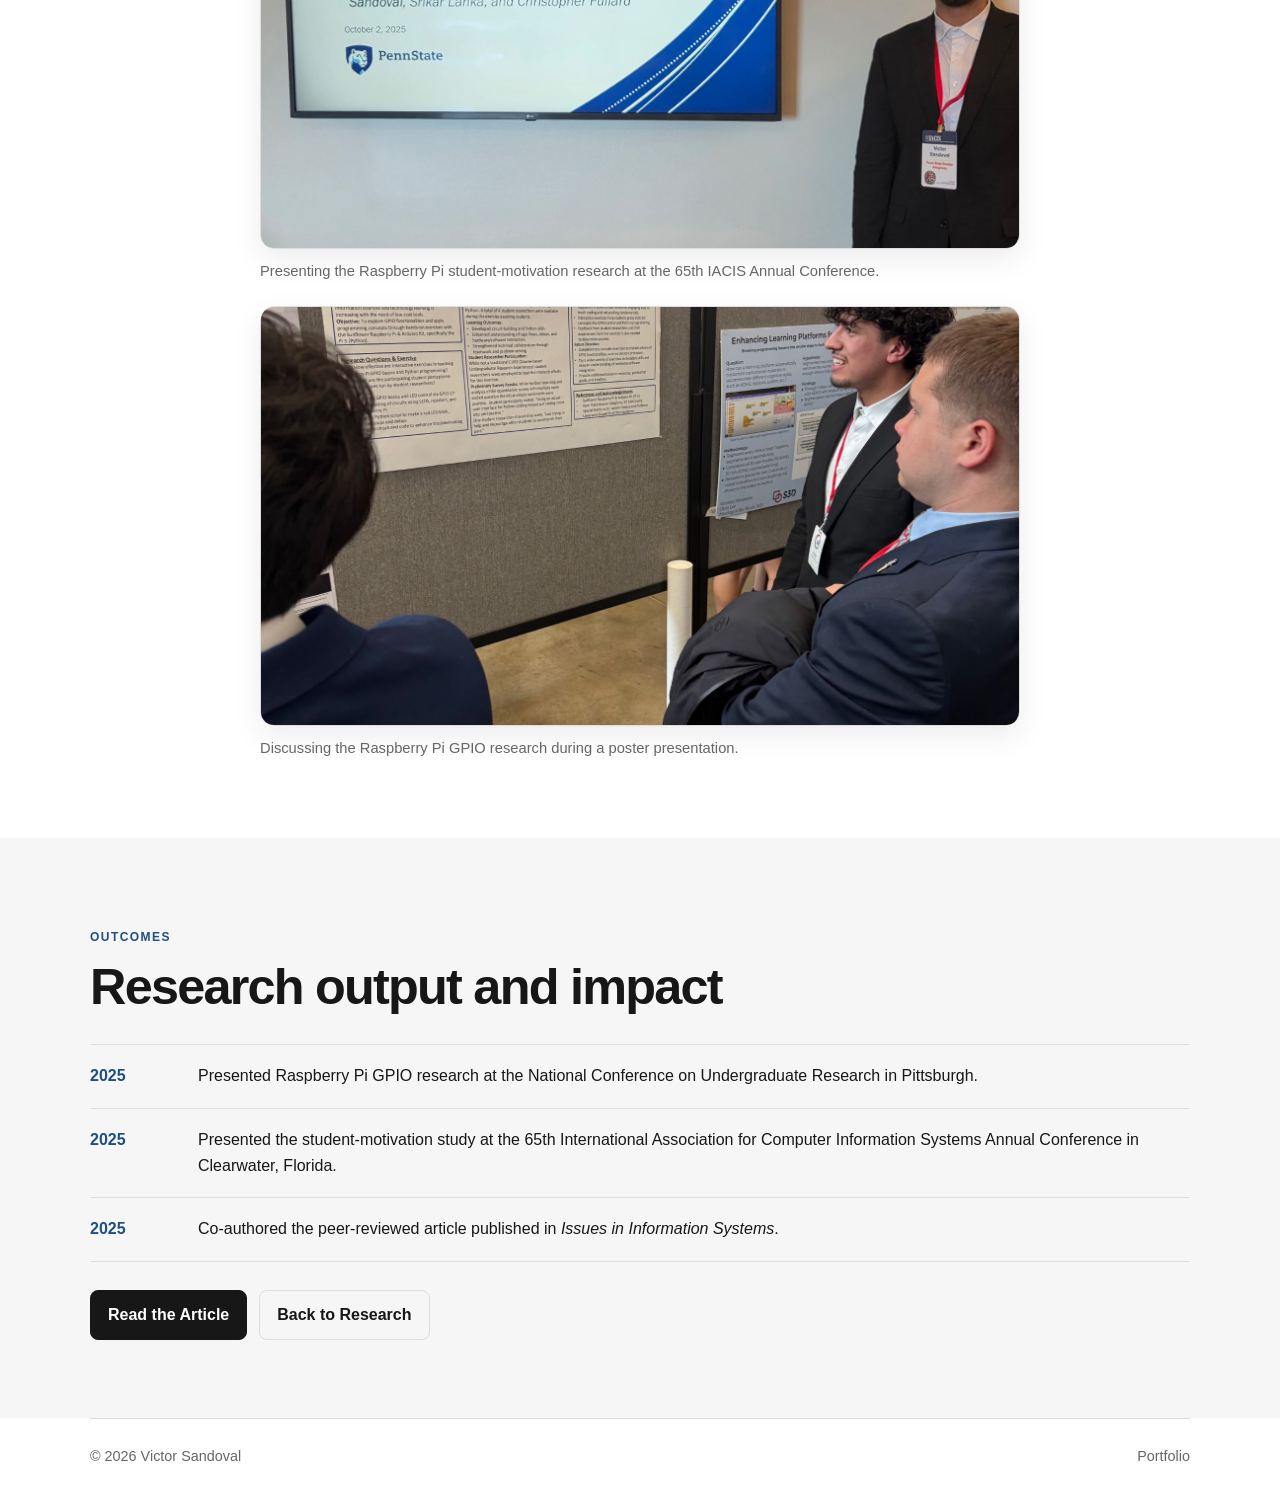
<file: raspberry-pi-research.html>
<!DOCTYPE html>
<html lang="en">
<head>
  <meta charset="UTF-8" />
  <meta name="viewport" content="width=device-width, initial-scale=1" />
  <meta name="description" content="Victor Sandoval Raspberry Pi research project." />
  <title>Raspberry Pi Research | Victor Sandoval</title>
  <link rel="stylesheet" href="styles.css" />
</head>
<body>
<header><div class="wrap nav"><a class="brand" href="index.html">Victor Sandoval</a><nav><a href="index.html#research">Research</a><a href="index.html#publications">Publications</a><a href="index.html#leadership">Leadership</a><a href="index.html#experience">Experience</a></nav></div></header>
<main>
<section class="project-hero"><div class="wrap narrow"><p class="eyebrow">Raspberry Pi • Python • GPIO • Education Research</p><h1 class="project-title">Hands-On Raspberry Pi Learning</h1><p class="lead">Research exploring how interactive Raspberry Pi activities can strengthen student motivation, engagement, and understanding of introductory technology concepts.</p><div class="actions"><a class="btn dark" href="https://doi.org/10.48009/4_iis_2025_113" target="_blank">View Publication</a><a class="btn" href="https://greaterallegheny.psu.edu/story/22126/2025/12/01/greater-allegheny-undergraduate-presents-research-international-conference" target="_blank">Penn State Feature ↗</a></div></div></section>

<section><div class="wrap"><div class="project-facts"><div><strong>15</strong><span>student participants</span></div><div><strong>4</strong><span>student researchers</span></div><div><strong>Pi 5</strong><span>Raspberry Pi hardware</span></div><div><strong>Python</strong><span>programming language</span></div></div></div></section>

<section class="project-visual-wrap"><div class="wrap"><figure class="project-visual" onerror=""><img src="assets/research/raspberry-poster-web.jpg" alt="Raspberry Pi GPIO Functionality through Interactive Learning research poster" onerror="this.closest('.project-visual-wrap').style.display='none'"><figcaption>NCUR 2025 research poster: Raspberry Pi GPIO Functionality through Interactive Learning.</figcaption></figure></div></section>
<section class="alt"><div class="wrap"><p class="kicker">Project Overview</p><h2>From circuit building to published research.</h2><div class="project-columns"><div><p>The project used hands-on Raspberry Pi activities to help students connect programming concepts with physical computing. Participants built circuits, controlled LEDs through GPIO pins, wrote Python scripts, and debugged both hardware and code.</p><p>I served as a lead student researcher and helped with the technical side of the activity, classroom implementation, troubleshooting, research documentation, and manuscript development.</p></div><div class="callout"><h3>Research Questions</h3><p>How effective are interactive exercises in teaching Raspberry Pi GPIO basics and Python programming?</p><p>How do participating students perceive exercises led by student researchers?</p></div></div></div></section>

<section><div class="wrap"><p class="kicker">What I Built & Taught</p><h2>Technical learning activity</h2><div class="grid two"><article class="card"><h3>GPIO & Circuit Fundamentals</h3><p>The activity introduced GPIO functionality using GPIO 17, simple LED circuits, resistors, and the relationship between high and low pin states.</p></article><article class="card"><h3>Python Programming</h3><p>Students used Python loops and delays to create a blinking LED, connecting basic programming logic to visible hardware behavior.</p></article><article class="card"><h3>Troubleshooting</h3><p>The exercise emphasized debugging loose connections, circuit mistakes, and code errors so students could practice problem solving in a physical-computing environment.</p></article><article class="card"><h3>Student Support</h3><p>Four student researchers supported the activity, helping participants work through setup, coding, and circuit issues while encouraging independent exploration.</p></article></div></div></section>

<section><div class="wrap"><p class="kicker">Presentation Gallery</p><h2>Research in practice</h2><div class="media-gallery single">
<figure><img src="assets/research/iacis-2025-presentation.jpg" alt="Victor Sandoval beside a presentation screen for the Raspberry Pi research project" onerror="this.closest('figure').style.display='none'"><figcaption>Presenting the Raspberry Pi student-motivation research at the 65th IACIS Annual Conference.</figcaption></figure>
<figure><img src="assets/research/raspberry-pi-ncur-2025.jpg" alt="Victor Sandoval presenting the Raspberry Pi GPIO research poster" onerror="this.closest('figure').style.display='none'"><figcaption>Discussing the Raspberry Pi GPIO research during a poster presentation.</figcaption></figure>
</div></div></section>
<section class="alt"><div class="wrap"><p class="kicker">Outcomes</p><h2>Research output and impact</h2><div class="timeline"><div><b>2025</b><span>Presented Raspberry Pi GPIO research at the National Conference on Undergraduate Research in Pittsburgh.</span></div><div><b>2025</b><span>Presented the student-motivation study at the 65th International Association for Computer Information Systems Annual Conference in Clearwater, Florida.</span></div><div><b>2025</b><span>Co-authored the peer-reviewed article published in <em>Issues in Information Systems</em>.</span></div></div><div class="actions"><a class="btn dark" href="https://doi.org/10.48009/4_iis_2025_113" target="_blank">Read the Article</a><a class="btn" href="index.html#research">Back to Research</a></div></div></section>
</main>
<footer><div class="wrap foot"><span>© 2026 Victor Sandoval</span><a href="index.html">Portfolio</a></div></footer>
</body></html>
</file>
<file: styles.css>
*{box-sizing:border-box}html{scroll-behavior:smooth}body{margin:0;font-family:Inter,-apple-system,BlinkMacSystemFont,"Segoe UI",sans-serif;color:#171717;line-height:1.65}a{color:inherit}.wrap{width:min(1100px,calc(100% - 40px));margin:auto}.narrow{max-width:820px}header{position:sticky;top:0;z-index:10;background:rgba(255,255,255,.96);border-bottom:1px solid #ddd}.nav{min-height:66px;display:flex;align-items:center;justify-content:space-between;gap:24px}.brand{font-weight:800;text-decoration:none}nav{display:flex;gap:18px}nav a{text-decoration:none;color:#444;font-size:.92rem}.hero{padding:100px 0 84px;border-bottom:1px solid #ddd}.eyebrow,.kicker,.tag{text-transform:uppercase;letter-spacing:.12em;font-weight:800;font-size:.75rem;color:#1f4f82}h1{font-size:clamp(3rem,8vw,6rem);line-height:.98;letter-spacing:-.045em;margin:8px 0 18px}h2{font-size:clamp(2rem,4vw,3.15rem);line-height:1.08;letter-spacing:-.035em;margin:6px 0 24px}h3{line-height:1.25}.lead{font-size:1.3rem;color:#444;max-width:760px}.actions{display:flex;gap:12px;margin-top:28px}.btn{display:inline-block;border:1px solid #ddd;padding:11px 17px;border-radius:8px;text-decoration:none;font-weight:700}.dark{background:#171717;color:white;border-color:#171717}section{padding:78px 0}.alt{background:#f6f6f6}.grid{display:grid;gap:20px}.two{grid-template-columns:repeat(2,1fr)}.three{grid-template-columns:repeat(3,1fr)}.card,.feature,.pub,.experience,.experience-main,.experience-small{background:white;border:1px solid #ddd;border-radius:14px;padding:25px}.feature{margin-top:20px;display:grid;grid-template-columns:.8fr 1.5fr;gap:30px}.pub{display:grid;grid-template-columns:90px 1fr;gap:20px}.pub>span{font-weight:800;color:#1f4f82;font-size:1.25rem}.pub a{color:#1f4f82;text-decoration:none;font-weight:700}.timeline{margin-top:30px;border-top:1px solid #ddd}.timeline>div{display:grid;grid-template-columns:90px 1fr;gap:18px;padding:18px 0;border-bottom:1px solid #ddd}.timeline b{color:#1f4f82}.muted{color:#666}.skills{display:grid;grid-template-columns:repeat(2,1fr);gap:18px}.skills div{border-top:1px solid #ddd;padding-top:16px}.skills strong,.skills span{display:block}.skills span{color:#555;margin-top:5px}.closing{padding:88px 0}.foot{padding:26px 0;border-top:1px solid #ddd;display:flex;justify-content:space-between;color:#666;font-size:.9rem}.foot a{text-decoration:none}@media(max-width:760px){nav{display:none}.two,.three,.feature,.pub,.skills,.timeline>div,.experience-grid{grid-template-columns:1fr}.experience-grid .experience-small:last-child{grid-column:auto}.hero{padding:72px 0 60px}section{padding:60px 0}.foot{flex-direction:column;gap:8px}}.experience-main{margin-top:8px;padding:30px}.experience-main h3{font-size:1.65rem;margin-bottom:6px}.experience-main ul{margin:18px 0 0;padding-left:22px}.experience-main li{margin-bottom:10px}.previous-title{margin:34px 0 16px;font-size:1.2rem}.experience-grid{display:grid;grid-template-columns:repeat(2,minmax(0,1fr));gap:16px}.experience-small{padding:20px}.experience-small h3{font-size:1.05rem;margin-bottom:6px}.experience-small p{margin-bottom:0}.experience-grid .experience-small:last-child{grid-column:1/-1}@media(max-width:760px){.experience-grid{grid-template-columns:1fr}.experience-grid .experience-small:last-child{grid-column:auto}}
.card-actions{display:flex;gap:14px;flex-wrap:wrap;margin-top:20px;padding-top:16px;border-top:1px solid #e3e3e3}.text-link{color:#1f4f82;text-decoration:none;font-weight:750;font-size:.93rem}.text-link:hover{text-decoration:underline}.small-copy{font-size:.9rem}.project-hero{padding:92px 0 72px;border-bottom:1px solid #ddd}.project-title{font-size:clamp(2.8rem,7vw,5.4rem)}.project-facts{display:grid;grid-template-columns:repeat(4,minmax(0,1fr));gap:16px}.project-facts>div{border-top:3px solid #1f4f82;padding:18px 4px 6px}.project-facts strong,.project-facts span{display:block}.project-facts strong{font-size:1.8rem;line-height:1.1}.project-facts span{color:#666;margin-top:6px}.project-columns{display:grid;grid-template-columns:1.45fr .85fr;gap:30px;align-items:start}.callout{background:white;border:1px solid #ddd;border-radius:14px;padding:24px}.callout h3{margin-top:0}.lead-small{font-size:1.12rem;color:#444;max-width:850px}
@media(max-width:760px){.project-facts{grid-template-columns:repeat(2,1fr)}.project-columns{grid-template-columns:1fr}.card-actions{flex-direction:column;gap:8px}}

.project-visual-wrap{padding:34px 0}.project-visual{margin:0}.project-visual img{display:block;width:100%;height:auto;border:1px solid #ddd;border-radius:14px;box-shadow:0 10px 30px rgba(0,0,0,.08)}.project-visual figcaption{margin-top:10px;color:#666;font-size:.9rem}.leadership-image{display:block;width:100%;height:auto;max-height:360px;object-fit:cover;object-position:top;border-radius:9px;margin-bottom:18px;border:1px solid #e3e3e3}

.media-gallery{display:grid;grid-template-columns:repeat(2,minmax(0,1fr));gap:22px}.media-gallery.single{grid-template-columns:minmax(0,760px);justify-content:center}.media-gallery figure{margin:0}.media-gallery img{display:block;width:100%;height:420px;object-fit:cover;border-radius:14px;border:1px solid #ddd;box-shadow:0 10px 30px rgba(0,0,0,.08)}.media-gallery figcaption{margin-top:10px;color:#666;font-size:.92rem}@media(max-width:760px){.media-gallery,.media-gallery.single{grid-template-columns:1fr}.media-gallery img{height:auto}}
</file>
